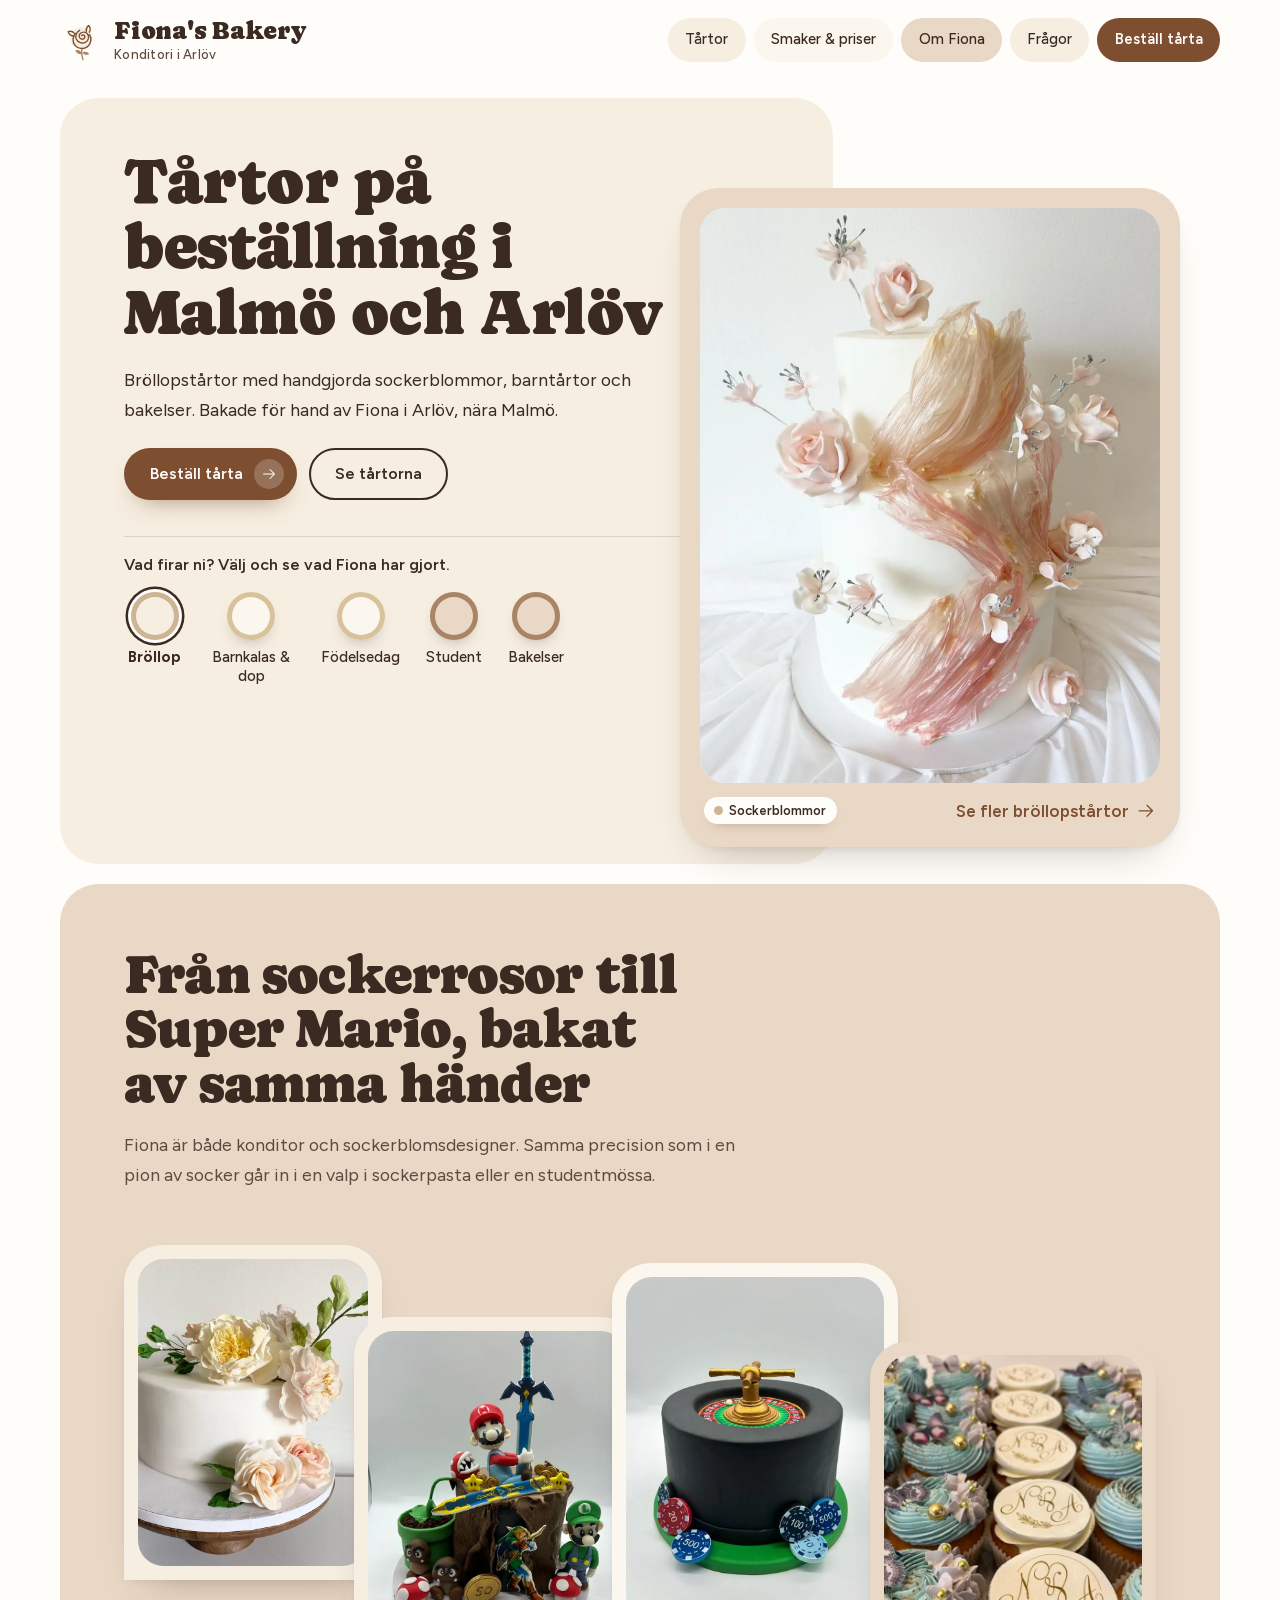
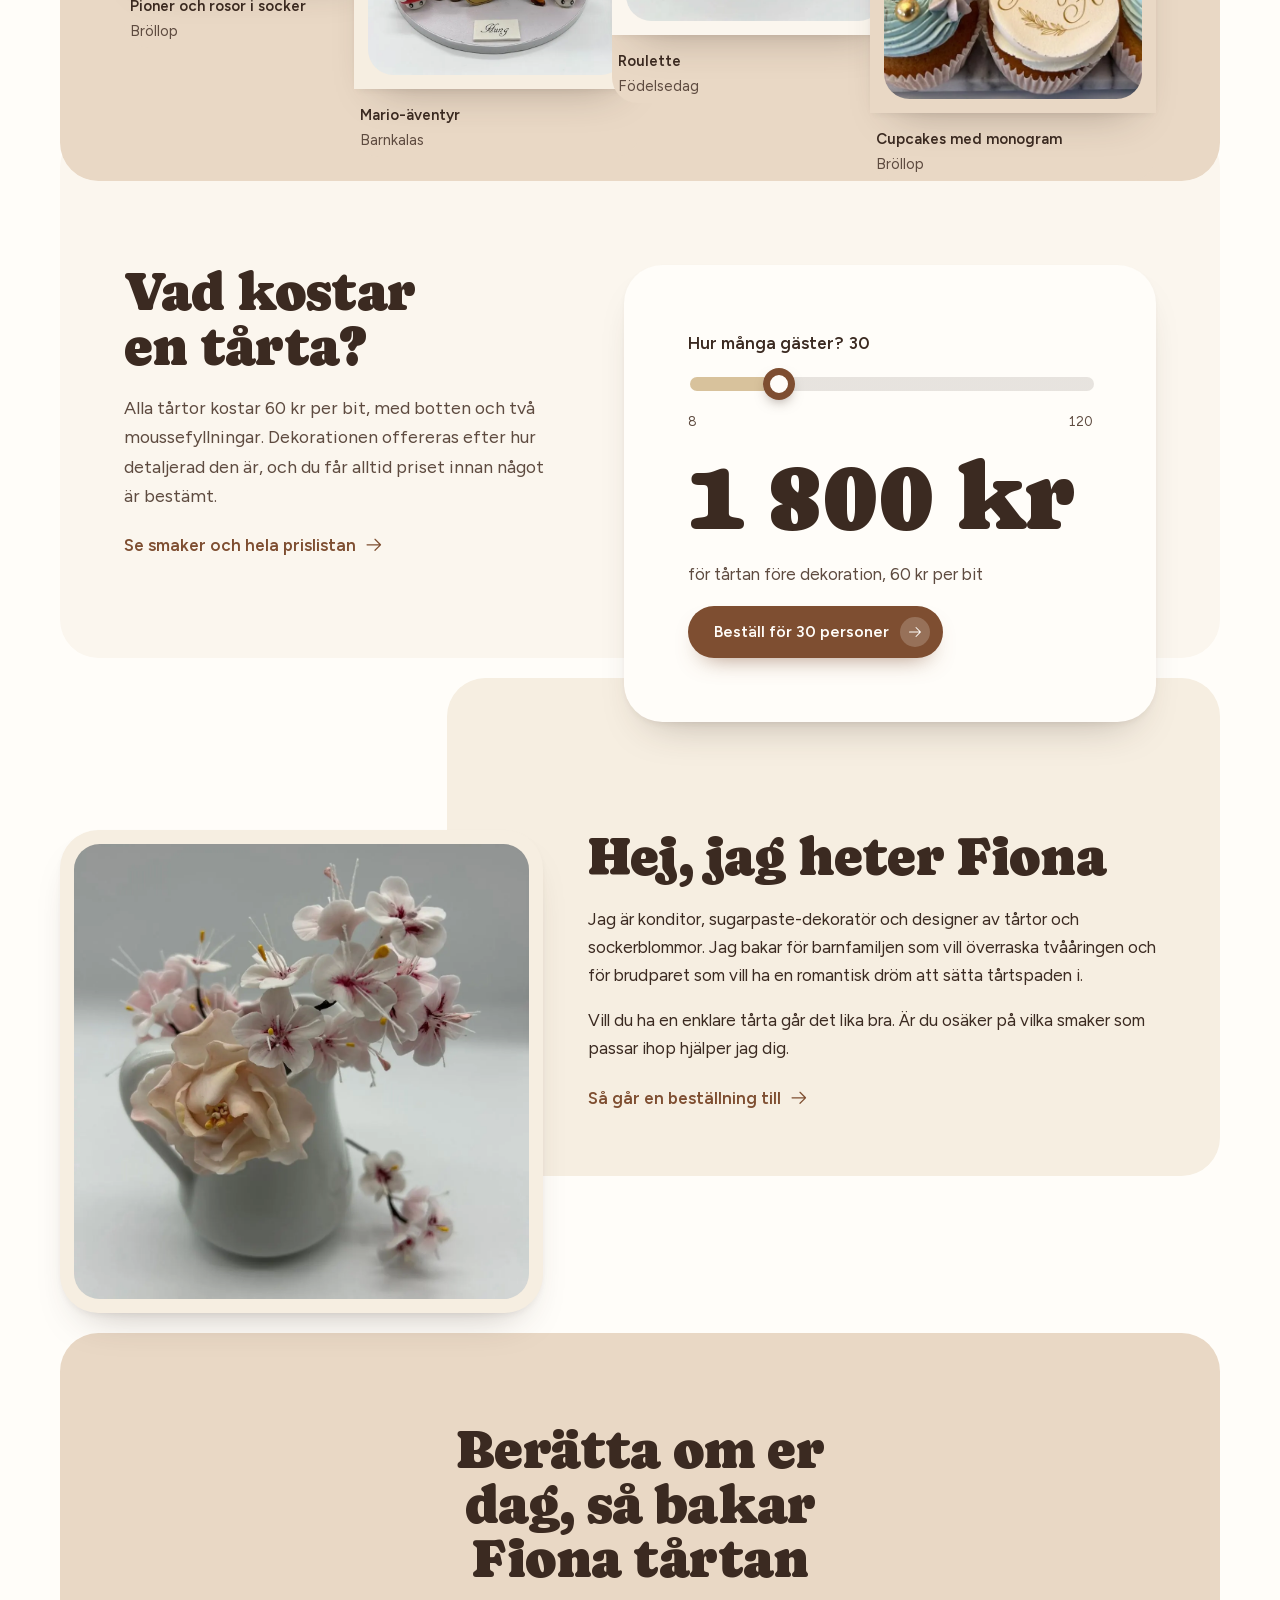
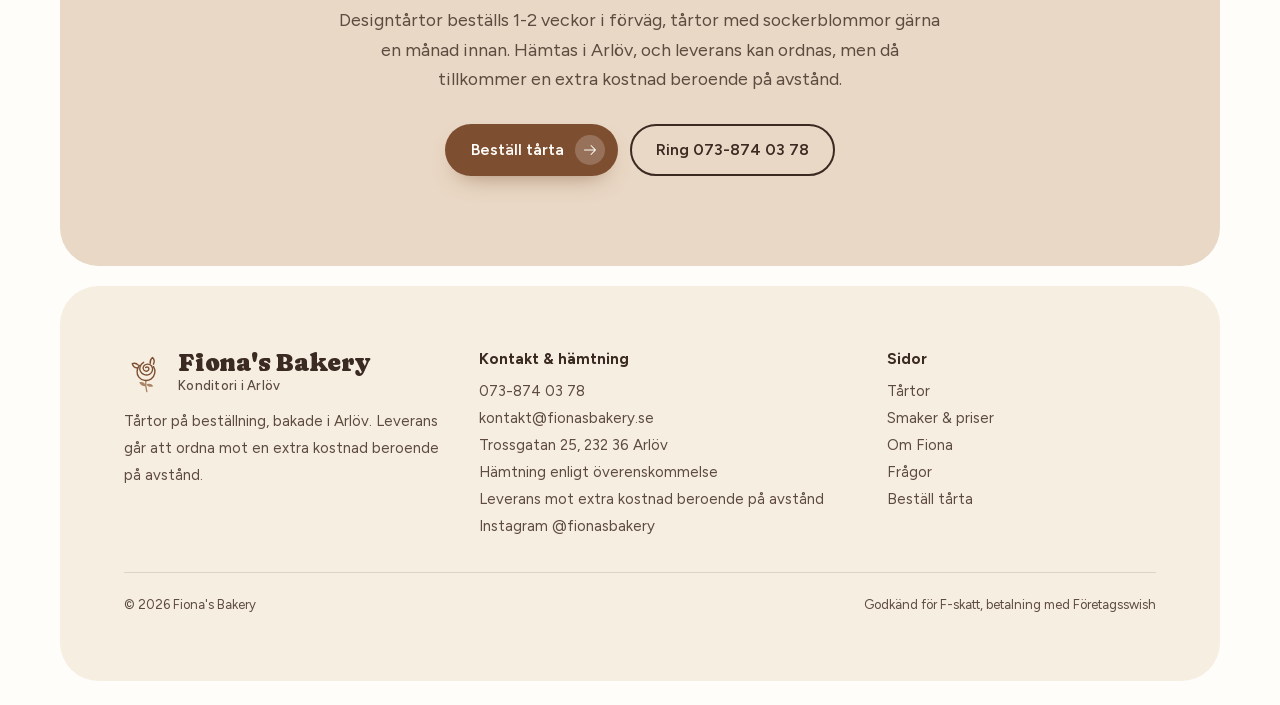
<file: site/index.html>
<!doctype html>
<html lang="sv">
<head>
<meta charset="utf-8">
<meta name="viewport" content="width=device-width, initial-scale=1, viewport-fit=cover">
<title>Tårtor på beställning i Malmö & Arlöv | Fiona's Bakery</title>
<meta name="description" content="Beställ tårta i Malmö och Arlöv. Bröllopstårtor med handgjorda sockerblommor, barntårtor, födelsedagstårtor, studenttårtor och cupcakes med logga. Från 60 kr/bit.">
<link rel="canonical" href="https://fionasbakery.se/">
<meta property="og:type" content="website">
<meta property="og:locale" content="sv_SE">
<meta property="og:site_name" content="Fiona's Bakery">
<meta property="og:title" content="Tårtor på beställning i Malmö & Arlöv | Fiona's Bakery">
<meta property="og:description" content="Beställ tårta i Malmö och Arlöv. Bröllopstårtor med handgjorda sockerblommor, barntårtor, födelsedagstårtor, studenttårtor och cupcakes med logga. Från 60 kr/bit.">
<meta property="og:image" content="https://fionasbakery.se/img/39.jpg">
<meta name="theme-color" content="#F6EEE1">
<link rel="icon" href="data:image/svg+xml,%3Csvg xmlns='http://www.w3.org/2000/svg' viewBox='0 0 64 64'%3E%3Ccircle cx='32' cy='30' r='26' fill='%23F8D8DC'/%3E%3Cpath d='M31.5 25.5c1.8-1.6 4.6-.6 4.7 1.8.1 2.6-3 4.2-5.6 3.2-3.2-1.2-3.6-5.6-1.2-8 3-3 8.4-2.6 10.8.8 2.8 4 1.2 9.8-3.2 12-4.8 2.4-11 .4-13.2-4.4-2.2-4.8 0-10.6 4.8-13M22.4 22.6c-4.2 4.6-4.6 12-.8 16.8 4.2 5.4 12.4 6.6 18 2.6 5.6-4 7-12 3.4-17.8' fill='none' stroke='%23B22A47' stroke-width='3' stroke-linecap='round'/%3E%3C/svg%3E">
<link rel="preload" href="fonts/caprasimo.woff2" as="font" type="font/woff2" crossorigin>
<link rel="stylesheet" href="css/style.css?v=d1317c18">
<script type="application/ld+json">{"@context": "https://schema.org", "@type": "Bakery", "name": "Fiona's Bakery", "description": "Konditori i Arlöv som bakar tårtor på beställning: bröllopstårtor med handgjorda sockerblommor, barntårtor, födelsedagstårtor, studenttårtor, cupcakes och cakepops.", "url": "https://fionasbakery.se/", "telephone": "+46738740378", "email": "kontakt@fionasbakery.se", "image": "https://fionasbakery.se/img/39.jpg", "founder": {"@type": "Person", "name": "Fiona", "jobTitle": "Konditor och sockerblomsdesigner"}, "address": {"@type": "PostalAddress", "streetAddress": "Trossgatan 25", "postalCode": "232 36", "addressLocality": "Arlöv", "addressRegion": "Skåne län", "addressCountry": "SE"}, "priceRange": "60 kr/bit", "paymentAccepted": "Swish", "sameAs": ["https://www.instagram.com/fionasbakery/"]}</script>
</head>
<body>
<a class="skip" href="#main">Hoppa till innehållet</a>
<header class="site-head">
  <div class="wrap head-row">
    <a class="brand" href="index.html" aria-label="Fiona's Bakery, startsida"><svg class="rose-mark" viewBox="0 0 64 64" aria-hidden="true">
  <circle class="bloom" cx="31" cy="29" r="16"/>
  <path class="stem" d="M31.6 44.2c-.4 5.6.2 11.2 1.6 16.4"/>
  <path class="leaf" d="M32.2 52.6c-4.8.4-8.6-2-10-5.8 4.4-1.4 8.6.6 10 5.8zM32.6 50c3.8-1.6 7.8-.6 9.8 2.6-3.6 2-7.8 1-9.8-2.6z"/>
  <path class="petal" d="M31.5 25.5c1.8-1.6 4.6-.6 4.7 1.8.1 2.6-3 4.2-5.6 3.2-3.2-1.2-3.6-5.6-1.2-8 3-3 8.4-2.6 10.8.8 2.8 4 1.2 9.8-3.2 12-4.8 2.4-11 .4-13.2-4.4-2.2-4.8 0-10.6 4.8-13"/>
  <path class="petal" d="M22.4 22.6c-4.2 4.6-4.6 12-.8 16.8 4.2 5.4 12.4 6.6 18 2.6 5.6-4 7-12 3.4-17.8"/>
  <path class="petal" d="M42.8 20.6c1.8-3.6 1-7.4-1.4-9.6-2.6 2.2-3.8 5.4-3.2 8.6M19.6 26.2c-3.8-.4-6.8-3-7.6-6.4 3.2-1 6.6-.2 8.8 2.2"/>
</svg><span><b>Fiona's Bakery</b><small>Konditori i Arlöv</small></span></a>
    <button class="menu-btn" id="menuBtn" aria-expanded="false" aria-controls="tabs"><svg class="icon" aria-hidden="true" focusable="false" xmlns="http://www.w3.org/2000/svg" viewBox="0 0 256 256" fill="currentColor"><path d="M224,128a8,8,0,0,1-8,8H40a8,8,0,0,1,0-16H216A8,8,0,0,1,224,128ZM40,72H216a8,8,0,0,0,0-16H40a8,8,0,0,0,0,16ZM216,184H40a8,8,0,0,0,0,16H216a8,8,0,0,0,0-16Z"/></svg> Meny</button>
    <nav aria-label="Huvudmeny"><ul class="tabs" id="tabs"><li class="c-rose"><a href="tartor.html">Tårtor</a></li><li class="c-butter"><a href="smaker-priser.html">Smaker & priser</a></li><li class="c-pistachio"><a href="om-fiona.html">Om Fiona</a></li><li class="c-rose"><a href="fragor.html">Frågor</a></li><li class="c-rose"><a href="bestall.html" class="tab-order">Beställ tårta</a></li></ul></nav>
  </div>
</header>
<main id="main" tabindex="-1">

<div class="wrap">
  <div class="opening">
    <div class="words slab">
      <h1>Tårtor på beställning i Malmö och Arlöv</h1>
      <p class="lede measure">Bröllopstårtor med handgjorda sockerblommor, barntårtor och bakelser. Bakade för hand av Fiona i Arlöv, nära Malmö.</p>
      <div class="acts">
        <a class="btn btn-gel" href="bestall.html">Beställ tårta <span class="ico"><svg class="icon" aria-hidden="true" focusable="false" xmlns="http://www.w3.org/2000/svg" viewBox="0 0 256 256" fill="currentColor"><path d="M221.66,133.66l-72,72a8,8,0,0,1-11.32-11.32L196.69,136H40a8,8,0,0,1,0-16H196.69L138.34,61.66a8,8,0,0,1,11.32-11.32l72,72A8,8,0,0,1,221.66,133.66Z"/></svg></span></a>
        <a class="btn btn-line" href="tartor.html">Se tårtorna</a>
      </div>
      <div class="picker">
        <h2>Vad firar ni? Välj och se vad Fiona har gjort.</h2>
        <ul class="pots"><li><button type="button" class="pot c-rose" data-occ="brollop" aria-pressed="true"><i></i>Bröllop</button></li><li><button type="button" class="pot c-butter" data-occ="barn" aria-pressed="false"><i></i>Barnkalas & dop</button></li><li><button type="button" class="pot c-butter" data-occ="fest" aria-pressed="false"><i></i>Födelsedag</button></li><li><button type="button" class="pot c-pistachio" data-occ="student" aria-pressed="false"><i></i>Student</button></li><li><button type="button" class="pot c-pistachio" data-occ="bakelser" aria-pressed="false"><i></i>Bakelser</button></li></ul>
      </div>
    </div>
    <figure class="photo slab">
      <div class="frame">
        <img id="heroImg" data-k="39" src="img/39.webp" width="1280" height="1600" alt="Bröllopstårtor: sockerblommor från Fiona's Bakery" fetchpriority="high">
      </div>
      <figcaption class="see"><span class="tag c-rose" id="heroTag">Sockerblommor</span><a class="go" id="heroSee" href="tartor.html" data-filter="brollop"><span>Se fler bröllopstårtor</span><span class="ico"><svg class="icon" aria-hidden="true" focusable="false" xmlns="http://www.w3.org/2000/svg" viewBox="0 0 256 256" fill="currentColor"><path d="M221.66,133.66l-72,72a8,8,0,0,1-11.32-11.32L196.69,136H40a8,8,0,0,1,0-16H196.69L138.34,61.66a8,8,0,0,1,11.32-11.32l72,72A8,8,0,0,1,221.66,133.66Z"/></svg></span></a></figcaption>
    </figure>
  </div>
</div>

<section class="wrap" aria-labelledby="range-h">
 <div class="slab c-pistachio range-slab">
  <div class="range-head">
    <h2 id="range-h">Från sockerrosor till Super Mario, bakat av samma händer</h2>
    <p class="lede">Fiona är både konditor och sockerblomsdesigner. Samma precision som i en pion av socker går in i en valp i sockerpasta eller en studentmössa.</p>
  </div>
  <div class="range">
    <figure><div class="slab c-rose"><img src="img/02.webp" width="1000" height="968" alt="Bröllopstårta med pioner och rosor i socker" loading="lazy"></div><figcaption>Pioner och rosor i socker<span>Bröllop</span></figcaption></figure>
    <figure><div class="slab c-rose"><img src="img/16.webp" width="750" height="1000" alt="Barntårta med Mario-figurer i sockerpasta" loading="lazy"></div><figcaption>Mario-äventyr<span>Barnkalas</span></figcaption></figure>
    <figure><div class="slab c-butter"><img src="img/40.webp" width="800" height="1000" alt="Födelsedagstårta formad som ett roulettebord" loading="lazy"></div><figcaption>Roulette<span>Födelsedag</span></figcaption></figure>
    <figure><div class="slab c-pistachio"><img src="img/07.webp" width="1000" height="750" alt="Cupcakes med monogram till bröllop" loading="lazy"></div><figcaption>Cupcakes med monogram<span>Bröllop</span></figcaption></figure>
  </div>
 </div>
</section>

<section class="wrap" aria-labelledby="calc-h">
 <div class="slab c-butter calc">
  <div>
    <h2 id="calc-h">Vad kostar en tårta?</h2>
    <p class="lede measure" style="margin-top:18px">Alla tårtor kostar 60 kr per bit, med botten och två moussefyllningar. Dekorationen offereras efter hur detaljerad den är, och du får alltid priset innan något är bestämt.</p>
    <p style="margin-top:20px"><a class="go" href="smaker-priser.html">Se smaker och hela prislistan <span class="ico"><svg class="icon" aria-hidden="true" focusable="false" xmlns="http://www.w3.org/2000/svg" viewBox="0 0 256 256" fill="currentColor"><path d="M221.66,133.66l-72,72a8,8,0,0,1-11.32-11.32L196.69,136H40a8,8,0,0,1,0-16H196.69L138.34,61.66a8,8,0,0,1,11.32-11.32l72,72A8,8,0,0,1,221.66,133.66Z"/></svg></span></a></p>
  </div>
  <div class="slab c-sugar lift meter">
    <label for="guests">Hur många gäster? <span class="num" id="guestsN">30</span></label>
    <input type="range" id="guests" min="8" max="120" step="1" value="30">
    <div class="scale num"><span>8</span><span>120</span></div>
    <div class="big" id="guestsKr" data-v="1800" aria-live="polite">1 800 kr</div>
    <p class="per">för tårtan före dekoration, 60 kr per bit</p>
    <div><a class="btn btn-gel" id="guestsGo" href="bestall.html"><span>Beställ för 30 personer</span> <span class="ico"><svg class="icon" aria-hidden="true" focusable="false" xmlns="http://www.w3.org/2000/svg" viewBox="0 0 256 256" fill="currentColor"><path d="M221.66,133.66l-72,72a8,8,0,0,1-11.32-11.32L196.69,136H40a8,8,0,0,1,0-16H196.69L138.34,61.66a8,8,0,0,1,11.32-11.32l72,72A8,8,0,0,1,221.66,133.66Z"/></svg></span></a></div>
  </div>
 </div>
</section>

<section class="wrap meet" aria-labelledby="meet-h">
  <div class="slab c-rose words">
    <h2 id="meet-h">Hej, jag heter Fiona</h2>
    <p class="measure">Jag är konditor, sugarpaste-dekoratör och designer av tårtor och sockerblommor. Jag bakar för barnfamiljen som vill överraska tvååringen och för brudparet som vill ha en romantisk dröm att sätta tårtspaden i.</p>
    <p class="measure">Vill du ha en enklare tårta går det lika bra. Är du osäker på vilka smaker som passar ihop hjälper jag dig.</p>
    <a class="go" href="om-fiona.html">Så går en beställning till <span class="ico"><svg class="icon" aria-hidden="true" focusable="false" xmlns="http://www.w3.org/2000/svg" viewBox="0 0 256 256" fill="currentColor"><path d="M221.66,133.66l-72,72a8,8,0,0,1-11.32-11.32L196.69,136H40a8,8,0,0,1,0-16H196.69L138.34,61.66a8,8,0,0,1,11.32-11.32l72,72A8,8,0,0,1,221.66,133.66Z"/></svg></span></a>
  </div>
  <div class="photo slab c-rose"><img src="img/13.webp" width="1200" height="1600" alt="Körsbärsgren och ros formade i socker av Fiona" loading="lazy"></div>
</section>

<section class="wrap close" aria-labelledby="close-h">
  <div class="slab c-pistachio">
    <h2 id="close-h">Berätta om er dag, så bakar Fiona tårtan</h2>
    <p class="lede">Designtårtor beställs 1-2 veckor i förväg, tårtor med sockerblommor gärna en månad innan. Hämtas i Arlöv, och leverans kan ordnas, men då tillkommer en extra kostnad beroende på avstånd.</p>
    <div class="acts"><a class="btn btn-gel" href="bestall.html">Beställ tårta <span class="ico"><svg class="icon" aria-hidden="true" focusable="false" xmlns="http://www.w3.org/2000/svg" viewBox="0 0 256 256" fill="currentColor"><path d="M221.66,133.66l-72,72a8,8,0,0,1-11.32-11.32L196.69,136H40a8,8,0,0,1,0-16H196.69L138.34,61.66a8,8,0,0,1,11.32-11.32l72,72A8,8,0,0,1,221.66,133.66Z"/></svg></span></a><a class="btn btn-line" href="tel:+46738740378">Ring 073-874 03 78</a></div>
  </div>
</section>

</main>
<footer class="wrap site-foot">
  <div class="slab">
    <div>
      <a class="brand" href="index.html"><svg class="rose-mark" viewBox="0 0 64 64" aria-hidden="true">
  <circle class="bloom" cx="31" cy="29" r="16"/>
  <path class="stem" d="M31.6 44.2c-.4 5.6.2 11.2 1.6 16.4"/>
  <path class="leaf" d="M32.2 52.6c-4.8.4-8.6-2-10-5.8 4.4-1.4 8.6.6 10 5.8zM32.6 50c3.8-1.6 7.8-.6 9.8 2.6-3.6 2-7.8 1-9.8-2.6z"/>
  <path class="petal" d="M31.5 25.5c1.8-1.6 4.6-.6 4.7 1.8.1 2.6-3 4.2-5.6 3.2-3.2-1.2-3.6-5.6-1.2-8 3-3 8.4-2.6 10.8.8 2.8 4 1.2 9.8-3.2 12-4.8 2.4-11 .4-13.2-4.4-2.2-4.8 0-10.6 4.8-13"/>
  <path class="petal" d="M22.4 22.6c-4.2 4.6-4.6 12-.8 16.8 4.2 5.4 12.4 6.6 18 2.6 5.6-4 7-12 3.4-17.8"/>
  <path class="petal" d="M42.8 20.6c1.8-3.6 1-7.4-1.4-9.6-2.6 2.2-3.8 5.4-3.2 8.6M19.6 26.2c-3.8-.4-6.8-3-7.6-6.4 3.2-1 6.6-.2 8.8 2.2"/>
</svg><span><b>Fiona's Bakery</b><small>Konditori i Arlöv</small></span></a>
      <p style="margin-top:14px;max-width:26em">Tårtor på beställning, bakade i Arlöv. Leverans går att ordna mot en extra kostnad beroende på avstånd.</p>
    </div>
    <div><h2>Kontakt &amp; hämtning</h2><p><a href="tel:+46738740378">073-874 03 78</a><br><a href="mailto:kontakt@fionasbakery.se">kontakt@fionasbakery.se</a><br>Trossgatan 25, 232 36 Arlöv<br>Hämtning enligt överenskommelse<br>Leverans mot extra kostnad beroende på avstånd<br><a href="https://www.instagram.com/fionasbakery/" rel="noopener" target="_blank">Instagram @fionasbakery</a></p></div>
    <div><h2>Sidor</h2><p><a href="tartor.html">Tårtor</a><br><a href="smaker-priser.html">Smaker & priser</a><br><a href="om-fiona.html">Om Fiona</a><br><a href="fragor.html">Frågor</a><br><a href="bestall.html">Beställ tårta</a></p></div>
    <p class="fine"><span>© 2026 Fiona's Bakery</span><span>Godkänd för F-skatt, betalning med Företagsswish</span></p>
  </div>
</footer>
<script src="js/main.js?v=3b0f4ccd" defer></script>
</body>
</html>
</file>
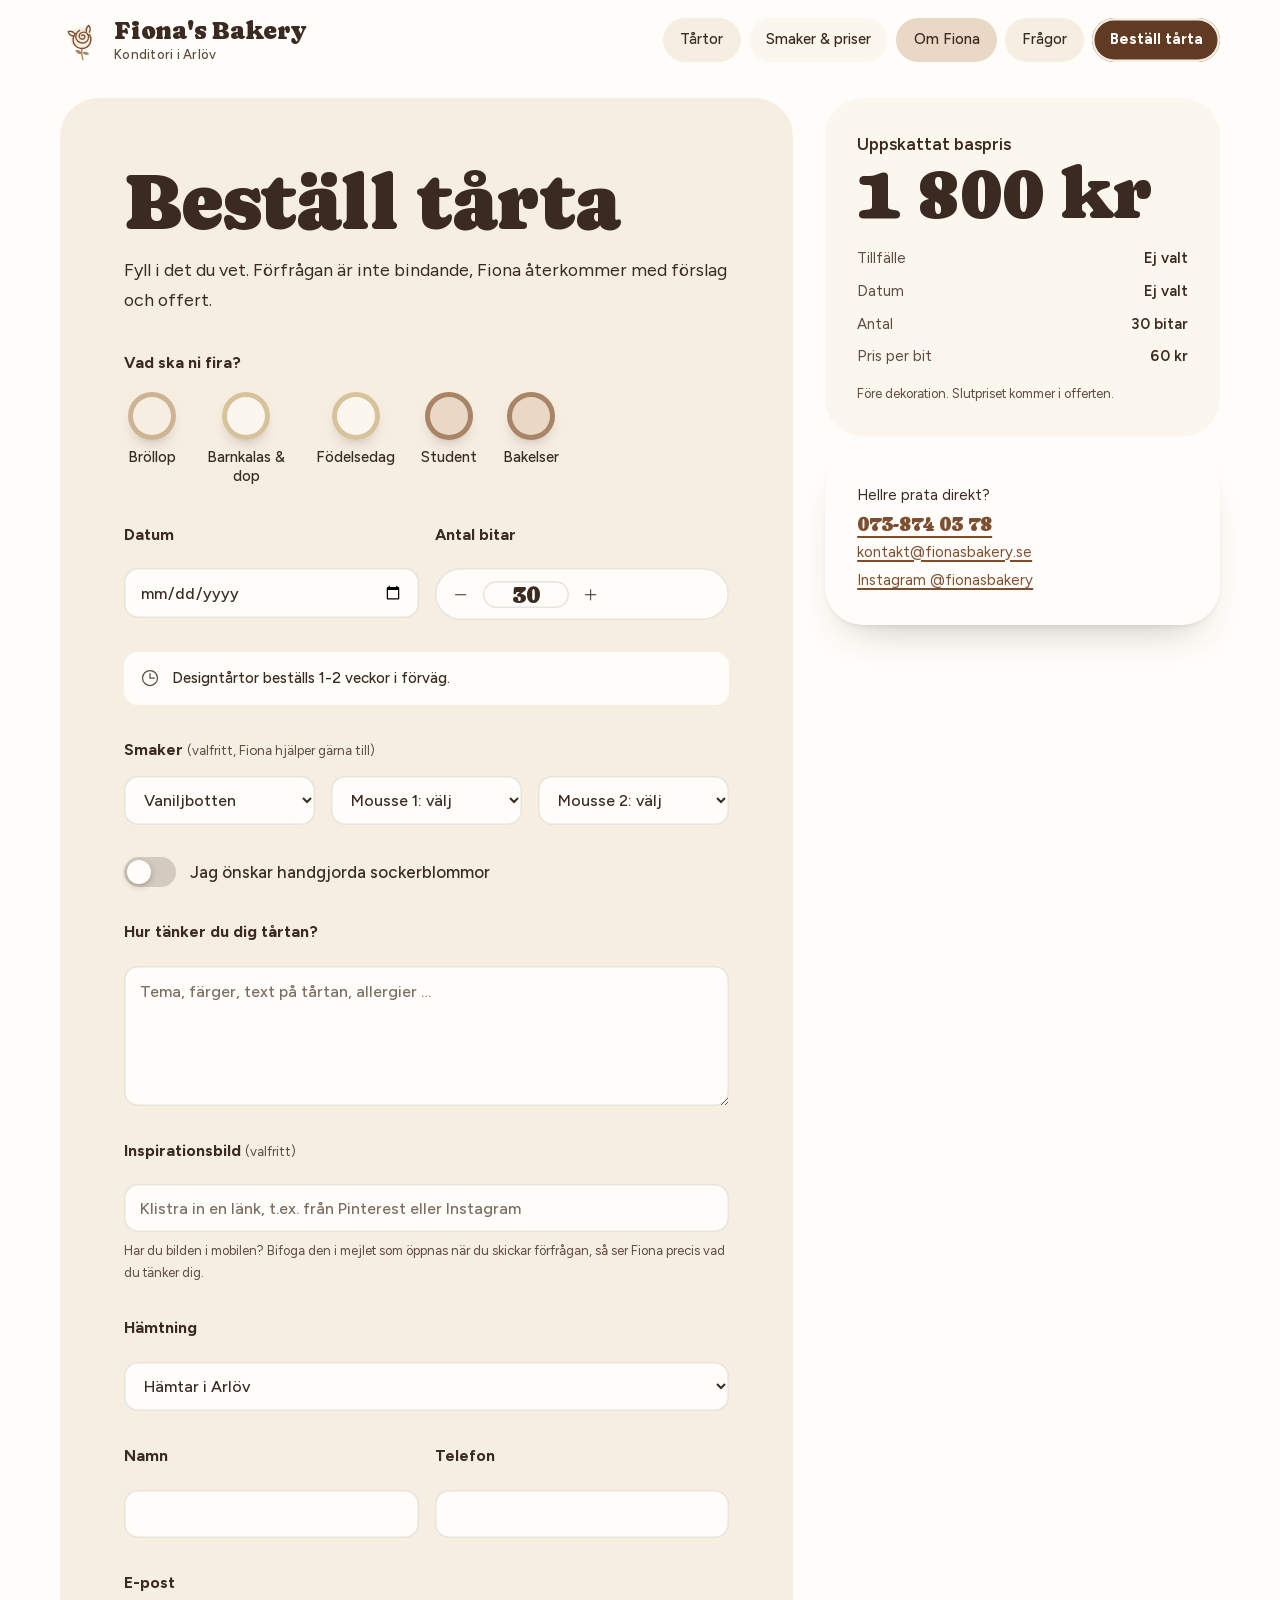
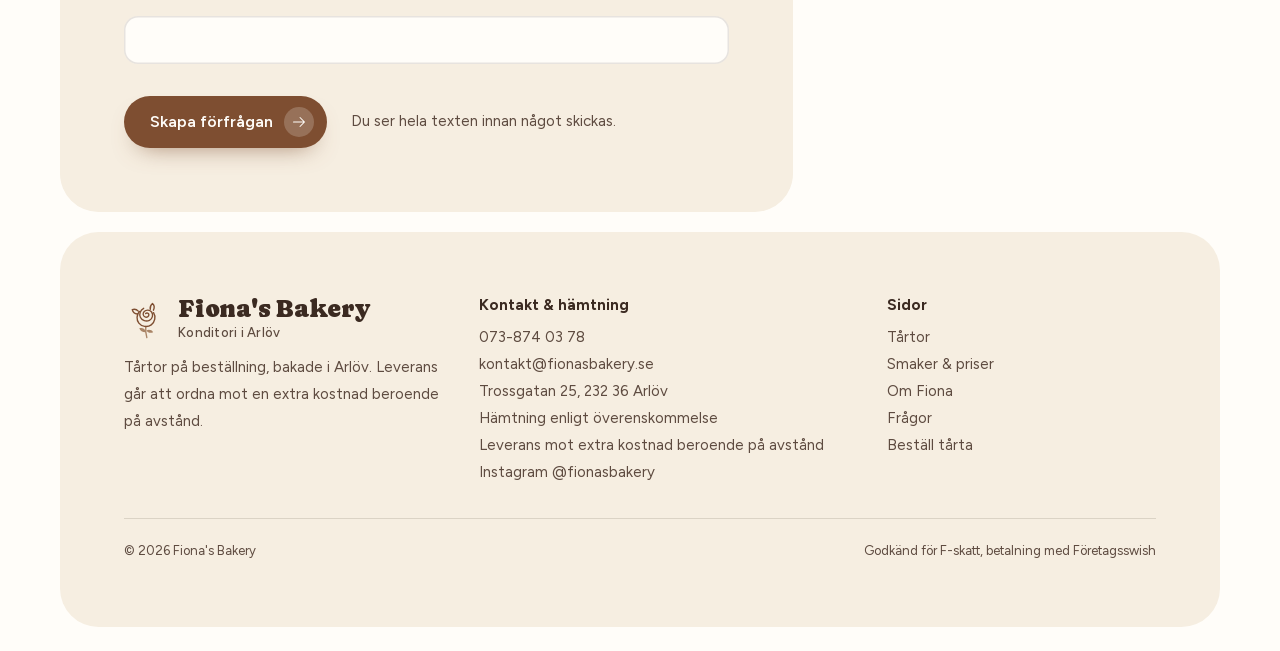
<file: site/bestall.html>
<!doctype html>
<html lang="sv">
<head>
<meta charset="utf-8">
<meta name="viewport" content="width=device-width, initial-scale=1, viewport-fit=cover">
<title>Beställ tårta: Malmö, Lund & Arlöv | Fiona's Bakery</title>
<meta name="description" content="Skicka en tårtförfrågan till Fiona's Bakery. Välj tillfälle, datum, antal bitar och smaker och se ett uppskattat pris direkt.">
<link rel="canonical" href="https://fionasbakery.se/bestall.html">
<meta property="og:type" content="website">
<meta property="og:locale" content="sv_SE">
<meta property="og:site_name" content="Fiona's Bakery">
<meta property="og:title" content="Beställ tårta: Malmö, Lund & Arlöv | Fiona's Bakery">
<meta property="og:description" content="Skicka en tårtförfrågan till Fiona's Bakery. Välj tillfälle, datum, antal bitar och smaker och se ett uppskattat pris direkt.">
<meta property="og:image" content="https://fionasbakery.se/img/39.jpg">
<meta name="theme-color" content="#F6EEE1">
<link rel="icon" href="data:image/svg+xml,%3Csvg xmlns='http://www.w3.org/2000/svg' viewBox='0 0 64 64'%3E%3Ccircle cx='32' cy='30' r='26' fill='%23F8D8DC'/%3E%3Cpath d='M31.5 25.5c1.8-1.6 4.6-.6 4.7 1.8.1 2.6-3 4.2-5.6 3.2-3.2-1.2-3.6-5.6-1.2-8 3-3 8.4-2.6 10.8.8 2.8 4 1.2 9.8-3.2 12-4.8 2.4-11 .4-13.2-4.4-2.2-4.8 0-10.6 4.8-13M22.4 22.6c-4.2 4.6-4.6 12-.8 16.8 4.2 5.4 12.4 6.6 18 2.6 5.6-4 7-12 3.4-17.8' fill='none' stroke='%23B22A47' stroke-width='3' stroke-linecap='round'/%3E%3C/svg%3E">
<link rel="preload" href="fonts/caprasimo.woff2" as="font" type="font/woff2" crossorigin>
<link rel="stylesheet" href="css/style.css?v=d1317c18">

</head>
<body>
<a class="skip" href="#main">Hoppa till innehållet</a>
<header class="site-head">
  <div class="wrap head-row">
    <a class="brand" href="index.html" aria-label="Fiona's Bakery, startsida"><svg class="rose-mark" viewBox="0 0 64 64" aria-hidden="true">
  <circle class="bloom" cx="31" cy="29" r="16"/>
  <path class="stem" d="M31.6 44.2c-.4 5.6.2 11.2 1.6 16.4"/>
  <path class="leaf" d="M32.2 52.6c-4.8.4-8.6-2-10-5.8 4.4-1.4 8.6.6 10 5.8zM32.6 50c3.8-1.6 7.8-.6 9.8 2.6-3.6 2-7.8 1-9.8-2.6z"/>
  <path class="petal" d="M31.5 25.5c1.8-1.6 4.6-.6 4.7 1.8.1 2.6-3 4.2-5.6 3.2-3.2-1.2-3.6-5.6-1.2-8 3-3 8.4-2.6 10.8.8 2.8 4 1.2 9.8-3.2 12-4.8 2.4-11 .4-13.2-4.4-2.2-4.8 0-10.6 4.8-13"/>
  <path class="petal" d="M22.4 22.6c-4.2 4.6-4.6 12-.8 16.8 4.2 5.4 12.4 6.6 18 2.6 5.6-4 7-12 3.4-17.8"/>
  <path class="petal" d="M42.8 20.6c1.8-3.6 1-7.4-1.4-9.6-2.6 2.2-3.8 5.4-3.2 8.6M19.6 26.2c-3.8-.4-6.8-3-7.6-6.4 3.2-1 6.6-.2 8.8 2.2"/>
</svg><span><b>Fiona's Bakery</b><small>Konditori i Arlöv</small></span></a>
    <button class="menu-btn" id="menuBtn" aria-expanded="false" aria-controls="tabs"><svg class="icon" aria-hidden="true" focusable="false" xmlns="http://www.w3.org/2000/svg" viewBox="0 0 256 256" fill="currentColor"><path d="M224,128a8,8,0,0,1-8,8H40a8,8,0,0,1,0-16H216A8,8,0,0,1,224,128ZM40,72H216a8,8,0,0,0,0-16H40a8,8,0,0,0,0,16ZM216,184H40a8,8,0,0,0,0,16H216a8,8,0,0,0,0-16Z"/></svg> Meny</button>
    <nav aria-label="Huvudmeny"><ul class="tabs" id="tabs"><li class="c-rose"><a href="tartor.html">Tårtor</a></li><li class="c-butter"><a href="smaker-priser.html">Smaker & priser</a></li><li class="c-pistachio"><a href="om-fiona.html">Om Fiona</a></li><li class="c-rose"><a href="fragor.html">Frågor</a></li><li class="c-rose"><a href="bestall.html" aria-current="page" class="tab-order">Beställ tårta</a></li></ul></nav>
  </div>
</header>
<main id="main" tabindex="-1">

<div class="order-page"><div class="wrap order">
  <div class="slab order-card" id="orderCard">
    <h1>Beställ tårta</h1>
    <p class="lede measure">Fyll i det du vet. Förfrågan är inte bindande, Fiona återkommer med förslag och offert.</p>
    <form id="orderForm" novalidate>
      <fieldset class="fs field" id="w-occ">
        <legend>Vad ska ni fira?</legend>
        <ul class="pots"><li><label class="pot c-rose"><input type="radio" name="occ" value="brollop"><i></i>Bröllop</label></li><li><label class="pot c-butter"><input type="radio" name="occ" value="barn"><i></i>Barnkalas & dop</label></li><li><label class="pot c-butter"><input type="radio" name="occ" value="fest"><i></i>Födelsedag</label></li><li><label class="pot c-pistachio"><input type="radio" name="occ" value="student"><i></i>Student</label></li><li><label class="pot c-pistachio"><input type="radio" name="occ" value="bakelser"><i></i>Bakelser</label></li></ul>
      </fieldset>
      <div class="fs row2">
        <div class="field" id="w-date">
          <label class="lbl" for="date">Datum</label>
          <input type="date" id="date" aria-required="true" aria-describedby="errors">
        </div>
        <div class="field" id="w-servings">
          <label class="lbl" for="servings">Antal bitar</label>
          <div class="stepper">
            <button type="button" data-d="-1" aria-label="En bit färre"><svg class="icon" aria-hidden="true" focusable="false" xmlns="http://www.w3.org/2000/svg" viewBox="0 0 256 256" fill="currentColor"><path d="M224,128a8,8,0,0,1-8,8H40a8,8,0,0,1,0-16H216A8,8,0,0,1,224,128Z"/></svg></button>
            <input type="number" id="servings" min="8" max="400" value="30" inputmode="numeric" aria-required="true" aria-describedby="errors">
            <button type="button" data-d="1" aria-label="En bit fler"><svg class="icon" aria-hidden="true" focusable="false" xmlns="http://www.w3.org/2000/svg" viewBox="0 0 256 256" fill="currentColor"><path d="M224,128a8,8,0,0,1-8,8H136v80a8,8,0,0,1-16,0V136H40a8,8,0,0,1,0-16h80V40a8,8,0,0,1,16,0v80h80A8,8,0,0,1,224,128Z"/></svg></button>
          </div>
        </div>
      </div>
      <div class="band" id="band" role="status"><svg class="icon" aria-hidden="true" focusable="false" xmlns="http://www.w3.org/2000/svg" viewBox="0 0 256 256" fill="currentColor"><path d="M128,24A104,104,0,1,0,232,128,104.11,104.11,0,0,0,128,24Zm0,192a88,88,0,1,1,88-88A88.1,88.1,0,0,1,128,216Zm64-88a8,8,0,0,1-8,8H128a8,8,0,0,1-8-8V72a8,8,0,0,1,16,0v48h48A8,8,0,0,1,192,128Z"/></svg><span id="bandText">Designtårtor beställs 1-2 veckor i förväg.</span></div>
      <div class="fs" style="margin-top:clamp(24px,3vw,32px)">
        <span class="lbl">Smaker <small>(valfritt, Fiona hjälper gärna till)</small></span>
        <div class="row2" style="grid-template-columns:repeat(auto-fit,minmax(180px,1fr))">
          <div class="field"><label for="base" class="sr">Botten</label><select id="base"><option value="Vanilj">Vaniljbotten</option><option value="Choklad">Chokladbotten</option></select></div>
          <div class="field"><label for="m1" class="sr">Mousse 1</label><select id="m1"><option value="">Mousse 1: välj</option><option value="Blåbär">Blåbär</option><option value="Hallon">Hallon</option><option value="Mango">Mango</option><option value="Passion">Passion</option><option value="Skogsbär">Skogsbär</option><option value="Jordgubb">Jordgubb</option><option value="Jordgubb & rabarber">Jordgubb & rabarber</option><option value="Pistage">Pistage (+5 kr/bit)</option></select></div>
          <div class="field"><label for="m2" class="sr">Mousse 2</label><select id="m2"><option value="">Mousse 2: välj</option><option value="Vit choklad">Vit choklad</option><option value="Mjölkchoklad">Mjölkchoklad</option><option value="Mörk choklad">Mörk choklad</option><option value="Pannacotta">Pannacotta</option><option value="Citron">Citron</option><option value="Nougat">Nougat (+5 kr/bit)</option></select></div>
        </div>
      </div>
      <div class="fs"><label class="toggle"><input type="checkbox" id="flowers"><i></i>Jag önskar handgjorda sockerblommor</label></div>
      <div class="fs field" id="w-wish">
        <label class="lbl" for="wish">Hur tänker du dig tårtan?</label>
        <textarea id="wish" aria-required="true" aria-describedby="errors" placeholder="Tema, färger, text på tårtan, allergier …"></textarea>
      </div>
      <div class="fs field">
        <label class="lbl" for="inspo">Inspirationsbild <small>(valfritt)</small></label>
        <input type="url" id="inspo" inputmode="url" placeholder="Klistra in en länk, t.ex. från Pinterest eller Instagram">
        <p class="fine-note" style="margin-top:0">Har du bilden i mobilen? Bifoga den i mejlet som öppnas när du skickar förfrågan, så ser Fiona precis vad du tänker dig.</p>
      </div>
      <div class="fs field">
        <label class="lbl" for="pickup">Hämtning</label>
        <select id="pickup"><option>Hämtar i Arlöv</option><option>Önskar leverans (extra kostnad beroende på avstånd)</option></select>
      </div>
      <div class="fs row2">
        <div class="field" id="w-name"><label class="lbl" for="name">Namn</label><input id="name" autocomplete="name" aria-required="true" aria-describedby="errors"></div>
        <div class="field" id="w-phone"><label class="lbl" for="phone">Telefon</label><input id="phone" type="tel" autocomplete="tel" aria-required="true" aria-describedby="errors"></div>
      </div>
      <div class="fs field" id="w-email"><label class="lbl" for="email">E-post</label><input id="email" type="email" autocomplete="email" aria-required="true" aria-describedby="errors"></div>
      <div class="errors" id="errors" hidden role="alert"></div>
      <div class="submit-row">
        <button class="btn btn-gel" type="submit">Skapa förfrågan <span class="ico"><svg class="icon" aria-hidden="true" focusable="false" xmlns="http://www.w3.org/2000/svg" viewBox="0 0 256 256" fill="currentColor"><path d="M221.66,133.66l-72,72a8,8,0,0,1-11.32-11.32L196.69,136H40a8,8,0,0,1,0-16H196.69L138.34,61.66a8,8,0,0,1,11.32-11.32l72,72A8,8,0,0,1,221.66,133.66Z"/></svg></span></button>
        <p>Du ser hela texten innan något skickas.</p>
      </div>
    </form>
    <div class="result" id="result" hidden>
      <h2 id="resultHead" tabindex="-1">Din förfrågan är klar</h2>
      <p>Öppna den i ditt e-postprogram, eller kopiera texten och skicka den till kontakt@fionasbakery.se.</p>
      <pre id="resultText"></pre>
      <div class="acts">
        <a class="btn btn-gel" id="mailLink" href="#">Öppna i e-post</a>
        <button class="btn btn-line" type="button" id="copyBtn">Kopiera texten</button>
        <span class="status" id="copyStatus" aria-live="polite"></span>
      </div>
    </div>
  </div>
  <aside class="summary" aria-label="Sammanfattning">
    <div class="slab c-butter">
      <span style="font-weight:600">Uppskattat baspris</span>
      <div class="big" id="estimate" data-v="1800" aria-live="polite">1 800 kr</div>
      <dl class="num">
        <dt>Tillfälle</dt><dd id="sumOcc">Ej valt</dd>
        <dt>Datum</dt><dd id="sumDate">Ej valt</dd>
        <dt>Antal</dt><dd id="sumN">30 bitar</dd>
        <dt>Pris per bit</dt><dd id="sumPer">60 kr</dd>
      </dl>
      <p class="fine-note">Före dekoration. Slutpriset kommer i offerten.</p>
    </div>
    <div class="slab c-sugar lift contact">
      <span>Hellre prata direkt?</span>
      <strong><a href="tel:+46738740378">073-874 03 78</a></strong>
      <a href="mailto:kontakt@fionasbakery.se">kontakt@fionasbakery.se</a>
      <a href="https://www.instagram.com/fionasbakery/" rel="noopener" target="_blank">Instagram @fionasbakery</a>
    </div>
  </aside>
</div>
<div class="mbar" aria-hidden="true"><span>Uppskattat baspris<br><small id="mN">30 bitar</small></span><b id="mEst">1 800 kr</b></div>
</div>

</main>
<footer class="wrap site-foot">
  <div class="slab">
    <div>
      <a class="brand" href="index.html"><svg class="rose-mark" viewBox="0 0 64 64" aria-hidden="true">
  <circle class="bloom" cx="31" cy="29" r="16"/>
  <path class="stem" d="M31.6 44.2c-.4 5.6.2 11.2 1.6 16.4"/>
  <path class="leaf" d="M32.2 52.6c-4.8.4-8.6-2-10-5.8 4.4-1.4 8.6.6 10 5.8zM32.6 50c3.8-1.6 7.8-.6 9.8 2.6-3.6 2-7.8 1-9.8-2.6z"/>
  <path class="petal" d="M31.5 25.5c1.8-1.6 4.6-.6 4.7 1.8.1 2.6-3 4.2-5.6 3.2-3.2-1.2-3.6-5.6-1.2-8 3-3 8.4-2.6 10.8.8 2.8 4 1.2 9.8-3.2 12-4.8 2.4-11 .4-13.2-4.4-2.2-4.8 0-10.6 4.8-13"/>
  <path class="petal" d="M22.4 22.6c-4.2 4.6-4.6 12-.8 16.8 4.2 5.4 12.4 6.6 18 2.6 5.6-4 7-12 3.4-17.8"/>
  <path class="petal" d="M42.8 20.6c1.8-3.6 1-7.4-1.4-9.6-2.6 2.2-3.8 5.4-3.2 8.6M19.6 26.2c-3.8-.4-6.8-3-7.6-6.4 3.2-1 6.6-.2 8.8 2.2"/>
</svg><span><b>Fiona's Bakery</b><small>Konditori i Arlöv</small></span></a>
      <p style="margin-top:14px;max-width:26em">Tårtor på beställning, bakade i Arlöv. Leverans går att ordna mot en extra kostnad beroende på avstånd.</p>
    </div>
    <div><h2>Kontakt &amp; hämtning</h2><p><a href="tel:+46738740378">073-874 03 78</a><br><a href="mailto:kontakt@fionasbakery.se">kontakt@fionasbakery.se</a><br>Trossgatan 25, 232 36 Arlöv<br>Hämtning enligt överenskommelse<br>Leverans mot extra kostnad beroende på avstånd<br><a href="https://www.instagram.com/fionasbakery/" rel="noopener" target="_blank">Instagram @fionasbakery</a></p></div>
    <div><h2>Sidor</h2><p><a href="tartor.html">Tårtor</a><br><a href="smaker-priser.html">Smaker & priser</a><br><a href="om-fiona.html">Om Fiona</a><br><a href="fragor.html">Frågor</a><br><a href="bestall.html">Beställ tårta</a></p></div>
    <p class="fine"><span>© 2026 Fiona's Bakery</span><span>Godkänd för F-skatt, betalning med Företagsswish</span></p>
  </div>
</footer>
<script src="js/main.js?v=3b0f4ccd" defer></script>
</body>
</html>
</file>
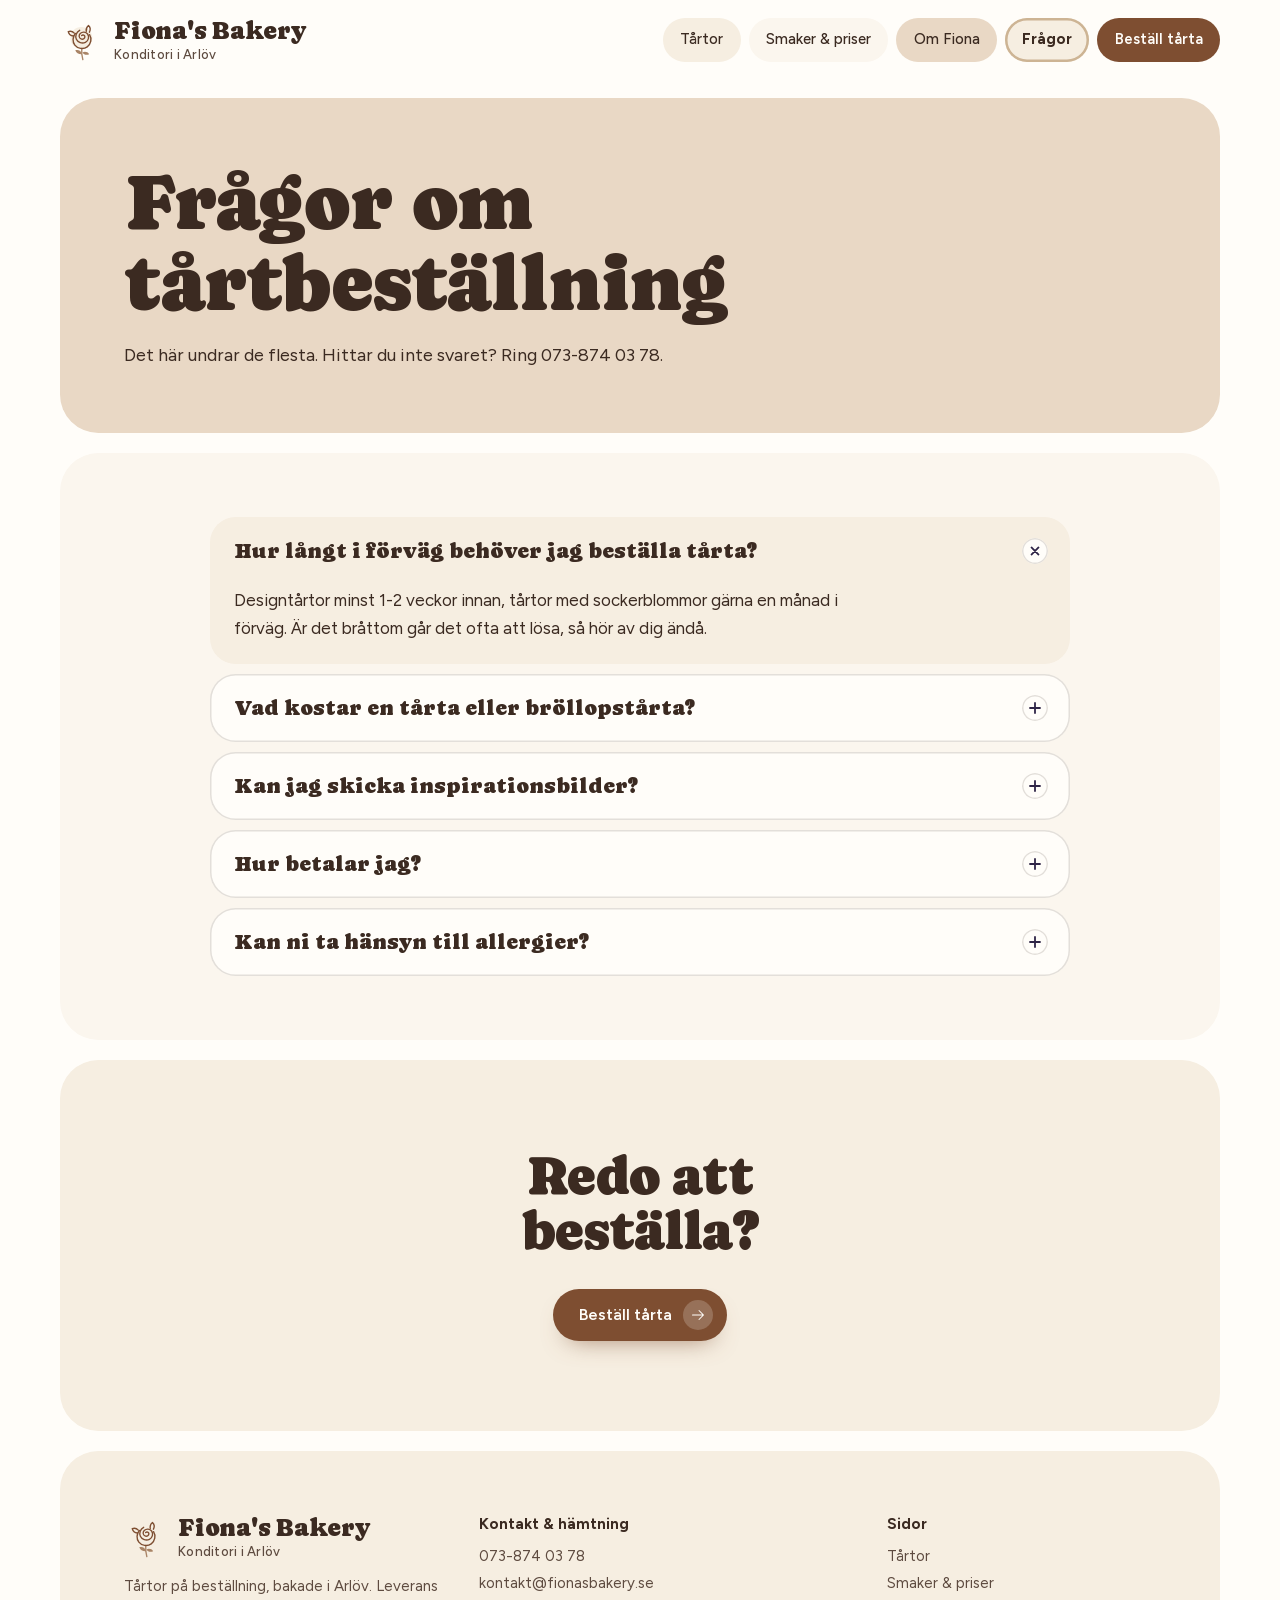
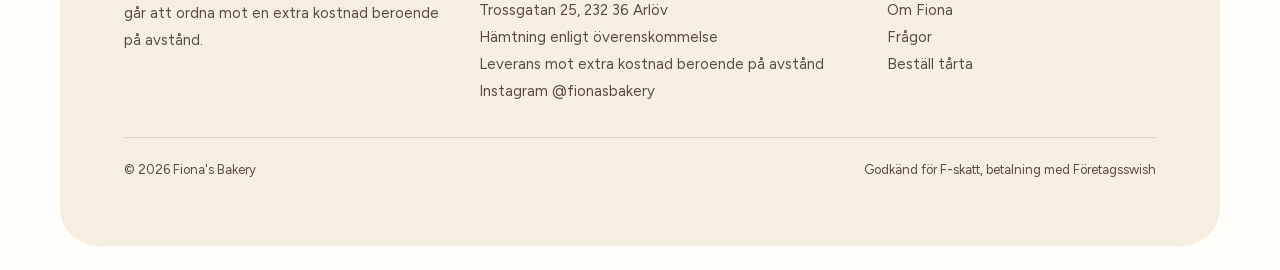
<file: site/fragor.html>
<!doctype html>
<html lang="sv">
<head>
<meta charset="utf-8">
<meta name="viewport" content="width=device-width, initial-scale=1, viewport-fit=cover">
<title>Frågor om tårtbeställning | Fiona's Bakery</title>
<meta name="description" content="Hur långt i förväg beställer man tårta, vad kostar det och var hämtas den? Svar på vanliga frågor om att beställa tårta i Malmö och Arlöv.">
<link rel="canonical" href="https://fionasbakery.se/fragor.html">
<meta property="og:type" content="website">
<meta property="og:locale" content="sv_SE">
<meta property="og:site_name" content="Fiona's Bakery">
<meta property="og:title" content="Frågor om tårtbeställning | Fiona's Bakery">
<meta property="og:description" content="Hur långt i förväg beställer man tårta, vad kostar det och var hämtas den? Svar på vanliga frågor om att beställa tårta i Malmö och Arlöv.">
<meta property="og:image" content="https://fionasbakery.se/img/39.jpg">
<meta name="theme-color" content="#F6EEE1">
<link rel="icon" href="data:image/svg+xml,%3Csvg xmlns='http://www.w3.org/2000/svg' viewBox='0 0 64 64'%3E%3Ccircle cx='32' cy='30' r='26' fill='%23F8D8DC'/%3E%3Cpath d='M31.5 25.5c1.8-1.6 4.6-.6 4.7 1.8.1 2.6-3 4.2-5.6 3.2-3.2-1.2-3.6-5.6-1.2-8 3-3 8.4-2.6 10.8.8 2.8 4 1.2 9.8-3.2 12-4.8 2.4-11 .4-13.2-4.4-2.2-4.8 0-10.6 4.8-13M22.4 22.6c-4.2 4.6-4.6 12-.8 16.8 4.2 5.4 12.4 6.6 18 2.6 5.6-4 7-12 3.4-17.8' fill='none' stroke='%23B22A47' stroke-width='3' stroke-linecap='round'/%3E%3C/svg%3E">
<link rel="preload" href="fonts/caprasimo.woff2" as="font" type="font/woff2" crossorigin>
<link rel="stylesheet" href="css/style.css?v=d1317c18">
<script type="application/ld+json">{"@context": "https://schema.org", "@type": "FAQPage", "mainEntity": [{"@type": "Question", "name": "Hur långt i förväg behöver jag beställa tårta?", "acceptedAnswer": {"@type": "Answer", "text": "Designtårtor minst 1-2 veckor innan, tårtor med sockerblommor gärna en månad i förväg. Är det bråttom går det ofta att lösa, så hör av dig ändå."}}, {"@type": "Question", "name": "Vad kostar en tårta eller bröllopstårta?", "acceptedAnswer": {"@type": "Answer", "text": "Grundpriset är 60 kr per bit. Pistage- eller nougatmousse kostar 5 kr extra per bit. Dekorationen prissätts efter antal detaljer och hur avancerade de är, och du får alltid en offert först."}}, {"@type": "Question", "name": "Kan jag skicka inspirationsbilder?", "acceptedAnswer": {"@type": "Answer", "text": "Ja, gärna. Skicka först din förfrågan. När Fiona svarar kan du bifoga bilder på hur du vill att tårtan ska se ut."}}, {"@type": "Question", "name": "Hur betalar jag?", "acceptedAnswer": {"@type": "Answer", "text": "Med Företagsswish. Fiona's Bakery är godkänt för F-skatt, vilket gör det enkelt för företag att beställa."}}, {"@type": "Question", "name": "Kan ni ta hänsyn till allergier?", "acceptedAnswer": {"@type": "Answer", "text": "Skriv om allergier och specialkost i förfrågan, så berättar Fiona vilka alternativ som går att göra."}}]}</script>
</head>
<body>
<a class="skip" href="#main">Hoppa till innehållet</a>
<header class="site-head">
  <div class="wrap head-row">
    <a class="brand" href="index.html" aria-label="Fiona's Bakery, startsida"><svg class="rose-mark" viewBox="0 0 64 64" aria-hidden="true">
  <circle class="bloom" cx="31" cy="29" r="16"/>
  <path class="stem" d="M31.6 44.2c-.4 5.6.2 11.2 1.6 16.4"/>
  <path class="leaf" d="M32.2 52.6c-4.8.4-8.6-2-10-5.8 4.4-1.4 8.6.6 10 5.8zM32.6 50c3.8-1.6 7.8-.6 9.8 2.6-3.6 2-7.8 1-9.8-2.6z"/>
  <path class="petal" d="M31.5 25.5c1.8-1.6 4.6-.6 4.7 1.8.1 2.6-3 4.2-5.6 3.2-3.2-1.2-3.6-5.6-1.2-8 3-3 8.4-2.6 10.8.8 2.8 4 1.2 9.8-3.2 12-4.8 2.4-11 .4-13.2-4.4-2.2-4.8 0-10.6 4.8-13"/>
  <path class="petal" d="M22.4 22.6c-4.2 4.6-4.6 12-.8 16.8 4.2 5.4 12.4 6.6 18 2.6 5.6-4 7-12 3.4-17.8"/>
  <path class="petal" d="M42.8 20.6c1.8-3.6 1-7.4-1.4-9.6-2.6 2.2-3.8 5.4-3.2 8.6M19.6 26.2c-3.8-.4-6.8-3-7.6-6.4 3.2-1 6.6-.2 8.8 2.2"/>
</svg><span><b>Fiona's Bakery</b><small>Konditori i Arlöv</small></span></a>
    <button class="menu-btn" id="menuBtn" aria-expanded="false" aria-controls="tabs"><svg class="icon" aria-hidden="true" focusable="false" xmlns="http://www.w3.org/2000/svg" viewBox="0 0 256 256" fill="currentColor"><path d="M224,128a8,8,0,0,1-8,8H40a8,8,0,0,1,0-16H216A8,8,0,0,1,224,128ZM40,72H216a8,8,0,0,0,0-16H40a8,8,0,0,0,0,16ZM216,184H40a8,8,0,0,0,0,16H216a8,8,0,0,0,0-16Z"/></svg> Meny</button>
    <nav aria-label="Huvudmeny"><ul class="tabs" id="tabs"><li class="c-rose"><a href="tartor.html">Tårtor</a></li><li class="c-butter"><a href="smaker-priser.html">Smaker & priser</a></li><li class="c-pistachio"><a href="om-fiona.html">Om Fiona</a></li><li class="c-rose"><a href="fragor.html" aria-current="page">Frågor</a></li><li class="c-rose"><a href="bestall.html" class="tab-order">Beställ tårta</a></li></ul></nav>
  </div>
</header>
<main id="main" tabindex="-1">

<div class="wrap page-head">
  <div class="slab c-pistachio">
    <div>
      <h1>Frågor om tårtbeställning</h1>
      <p class="lede measure" style="margin-top:16px">Det här undrar de flesta. Hittar du inte svaret? Ring 073-874 03 78.</p>
    </div>
  </div>
</div>
<section class="wrap"><div class="slab c-butter"><div class="faq">
<details class="c-rose" open><summary>Hur långt i förväg behöver jag beställa tårta?</summary><p>Designtårtor minst 1-2 veckor innan, tårtor med sockerblommor gärna en månad i förväg. Är det bråttom går det ofta att lösa, så hör av dig ändå.</p></details><details class="c-butter"><summary>Vad kostar en tårta eller bröllopstårta?</summary><p>Grundpriset är 60 kr per bit. Pistage- eller nougatmousse kostar 5 kr extra per bit. Dekorationen prissätts efter antal detaljer och hur avancerade de är, och du får alltid en offert först.</p></details><details class="c-pistachio"><summary>Kan jag skicka inspirationsbilder?</summary><p>Ja, gärna. Skicka först din förfrågan. När Fiona svarar kan du bifoga bilder på hur du vill att tårtan ska se ut.</p></details><details class="c-butter"><summary>Hur betalar jag?</summary><p>Med Företagsswish. Fiona's Bakery är godkänt för F-skatt, vilket gör det enkelt för företag att beställa.</p></details><details class="c-rose"><summary>Kan ni ta hänsyn till allergier?</summary><p>Skriv om allergier och specialkost i förfrågan, så berättar Fiona vilka alternativ som går att göra.</p></details>
</div></div></section>
<section class="wrap close"><div class="slab c-rose"><h2>Redo att beställa?</h2><div class="acts"><a class="btn btn-gel" href="bestall.html">Beställ tårta <span class="ico"><svg class="icon" aria-hidden="true" focusable="false" xmlns="http://www.w3.org/2000/svg" viewBox="0 0 256 256" fill="currentColor"><path d="M221.66,133.66l-72,72a8,8,0,0,1-11.32-11.32L196.69,136H40a8,8,0,0,1,0-16H196.69L138.34,61.66a8,8,0,0,1,11.32-11.32l72,72A8,8,0,0,1,221.66,133.66Z"/></svg></span></a></div></div></section>

</main>
<footer class="wrap site-foot">
  <div class="slab">
    <div>
      <a class="brand" href="index.html"><svg class="rose-mark" viewBox="0 0 64 64" aria-hidden="true">
  <circle class="bloom" cx="31" cy="29" r="16"/>
  <path class="stem" d="M31.6 44.2c-.4 5.6.2 11.2 1.6 16.4"/>
  <path class="leaf" d="M32.2 52.6c-4.8.4-8.6-2-10-5.8 4.4-1.4 8.6.6 10 5.8zM32.6 50c3.8-1.6 7.8-.6 9.8 2.6-3.6 2-7.8 1-9.8-2.6z"/>
  <path class="petal" d="M31.5 25.5c1.8-1.6 4.6-.6 4.7 1.8.1 2.6-3 4.2-5.6 3.2-3.2-1.2-3.6-5.6-1.2-8 3-3 8.4-2.6 10.8.8 2.8 4 1.2 9.8-3.2 12-4.8 2.4-11 .4-13.2-4.4-2.2-4.8 0-10.6 4.8-13"/>
  <path class="petal" d="M22.4 22.6c-4.2 4.6-4.6 12-.8 16.8 4.2 5.4 12.4 6.6 18 2.6 5.6-4 7-12 3.4-17.8"/>
  <path class="petal" d="M42.8 20.6c1.8-3.6 1-7.4-1.4-9.6-2.6 2.2-3.8 5.4-3.2 8.6M19.6 26.2c-3.8-.4-6.8-3-7.6-6.4 3.2-1 6.6-.2 8.8 2.2"/>
</svg><span><b>Fiona's Bakery</b><small>Konditori i Arlöv</small></span></a>
      <p style="margin-top:14px;max-width:26em">Tårtor på beställning, bakade i Arlöv. Leverans går att ordna mot en extra kostnad beroende på avstånd.</p>
    </div>
    <div><h2>Kontakt &amp; hämtning</h2><p><a href="tel:+46738740378">073-874 03 78</a><br><a href="mailto:kontakt@fionasbakery.se">kontakt@fionasbakery.se</a><br>Trossgatan 25, 232 36 Arlöv<br>Hämtning enligt överenskommelse<br>Leverans mot extra kostnad beroende på avstånd<br><a href="https://www.instagram.com/fionasbakery/" rel="noopener" target="_blank">Instagram @fionasbakery</a></p></div>
    <div><h2>Sidor</h2><p><a href="tartor.html">Tårtor</a><br><a href="smaker-priser.html">Smaker & priser</a><br><a href="om-fiona.html">Om Fiona</a><br><a href="fragor.html">Frågor</a><br><a href="bestall.html">Beställ tårta</a></p></div>
    <p class="fine"><span>© 2026 Fiona's Bakery</span><span>Godkänd för F-skatt, betalning med Företagsswish</span></p>
  </div>
</footer>
<script src="js/main.js?v=3b0f4ccd" defer></script>
</body>
</html>
</file>
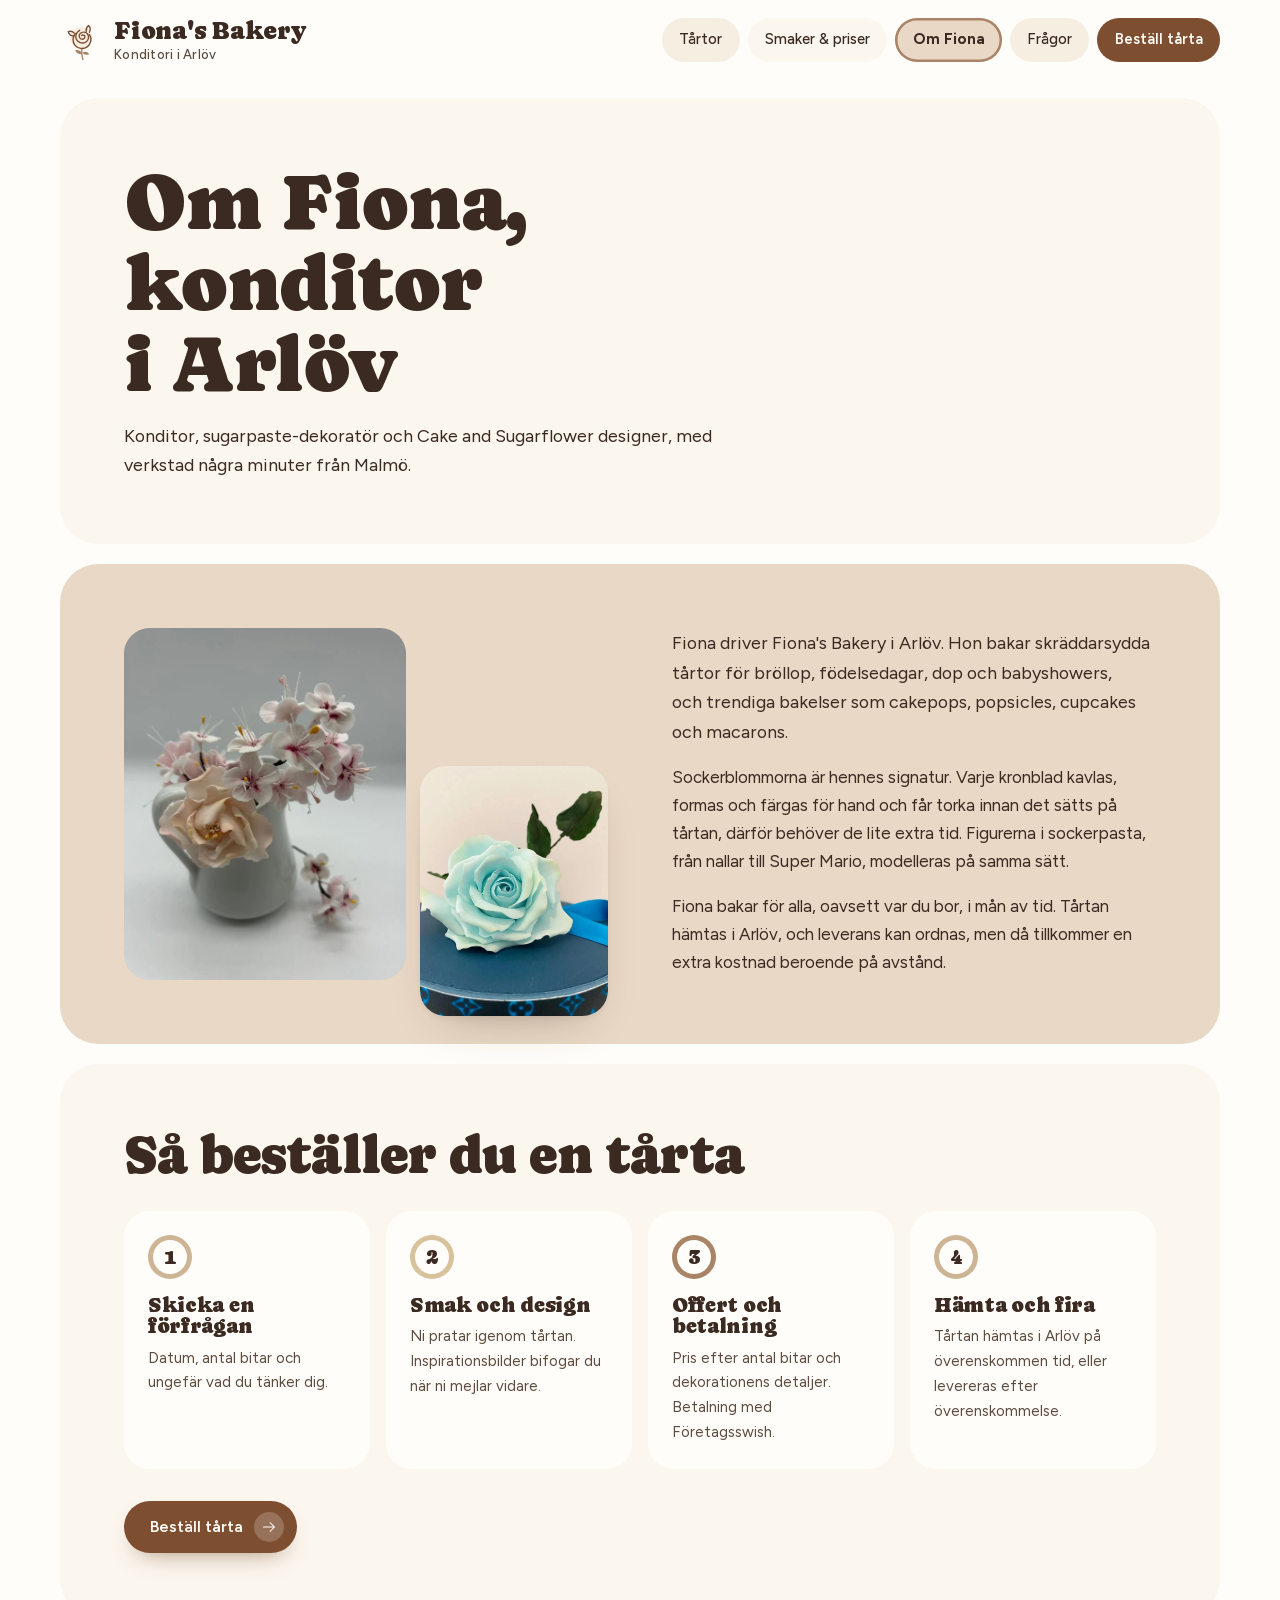
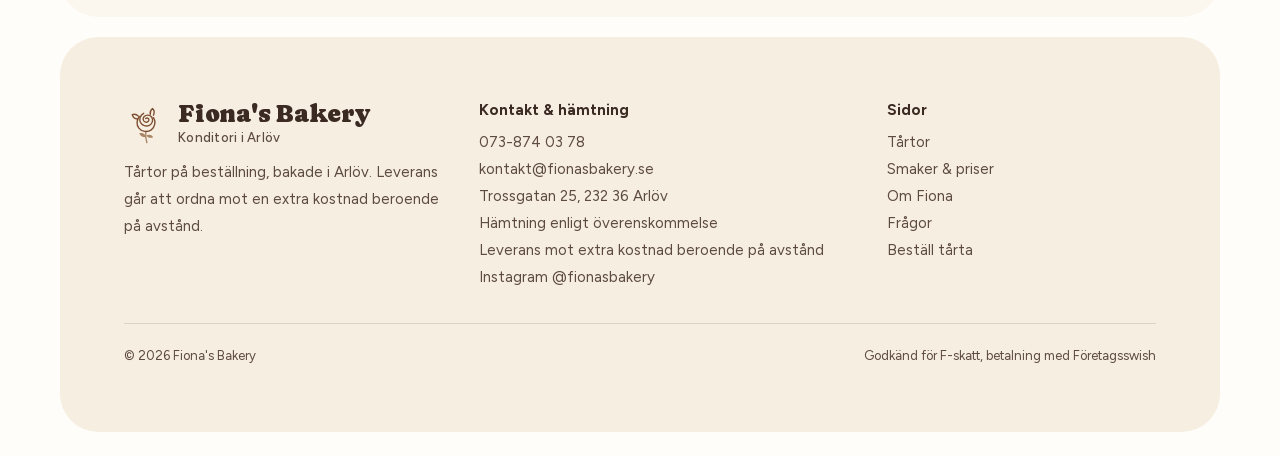
<file: site/om-fiona.html>
<!doctype html>
<html lang="sv">
<head>
<meta charset="utf-8">
<meta name="viewport" content="width=device-width, initial-scale=1, viewport-fit=cover">
<title>Om Fiona: konditor & sockerblomsdesigner i Arlöv | Fiona's Bakery</title>
<meta name="description" content="Fiona är konditor och sockerblomsdesigner i Arlöv. Så beställer du en tårta, från förfrågan till hämtning.">
<link rel="canonical" href="https://fionasbakery.se/om-fiona.html">
<meta property="og:type" content="website">
<meta property="og:locale" content="sv_SE">
<meta property="og:site_name" content="Fiona's Bakery">
<meta property="og:title" content="Om Fiona: konditor & sockerblomsdesigner i Arlöv | Fiona's Bakery">
<meta property="og:description" content="Fiona är konditor och sockerblomsdesigner i Arlöv. Så beställer du en tårta, från förfrågan till hämtning.">
<meta property="og:image" content="https://fionasbakery.se/img/39.jpg">
<meta name="theme-color" content="#F6EEE1">
<link rel="icon" href="data:image/svg+xml,%3Csvg xmlns='http://www.w3.org/2000/svg' viewBox='0 0 64 64'%3E%3Ccircle cx='32' cy='30' r='26' fill='%23F8D8DC'/%3E%3Cpath d='M31.5 25.5c1.8-1.6 4.6-.6 4.7 1.8.1 2.6-3 4.2-5.6 3.2-3.2-1.2-3.6-5.6-1.2-8 3-3 8.4-2.6 10.8.8 2.8 4 1.2 9.8-3.2 12-4.8 2.4-11 .4-13.2-4.4-2.2-4.8 0-10.6 4.8-13M22.4 22.6c-4.2 4.6-4.6 12-.8 16.8 4.2 5.4 12.4 6.6 18 2.6 5.6-4 7-12 3.4-17.8' fill='none' stroke='%23B22A47' stroke-width='3' stroke-linecap='round'/%3E%3C/svg%3E">
<link rel="preload" href="fonts/caprasimo.woff2" as="font" type="font/woff2" crossorigin>
<link rel="stylesheet" href="css/style.css?v=d1317c18">

</head>
<body>
<a class="skip" href="#main">Hoppa till innehållet</a>
<header class="site-head">
  <div class="wrap head-row">
    <a class="brand" href="index.html" aria-label="Fiona's Bakery, startsida"><svg class="rose-mark" viewBox="0 0 64 64" aria-hidden="true">
  <circle class="bloom" cx="31" cy="29" r="16"/>
  <path class="stem" d="M31.6 44.2c-.4 5.6.2 11.2 1.6 16.4"/>
  <path class="leaf" d="M32.2 52.6c-4.8.4-8.6-2-10-5.8 4.4-1.4 8.6.6 10 5.8zM32.6 50c3.8-1.6 7.8-.6 9.8 2.6-3.6 2-7.8 1-9.8-2.6z"/>
  <path class="petal" d="M31.5 25.5c1.8-1.6 4.6-.6 4.7 1.8.1 2.6-3 4.2-5.6 3.2-3.2-1.2-3.6-5.6-1.2-8 3-3 8.4-2.6 10.8.8 2.8 4 1.2 9.8-3.2 12-4.8 2.4-11 .4-13.2-4.4-2.2-4.8 0-10.6 4.8-13"/>
  <path class="petal" d="M22.4 22.6c-4.2 4.6-4.6 12-.8 16.8 4.2 5.4 12.4 6.6 18 2.6 5.6-4 7-12 3.4-17.8"/>
  <path class="petal" d="M42.8 20.6c1.8-3.6 1-7.4-1.4-9.6-2.6 2.2-3.8 5.4-3.2 8.6M19.6 26.2c-3.8-.4-6.8-3-7.6-6.4 3.2-1 6.6-.2 8.8 2.2"/>
</svg><span><b>Fiona's Bakery</b><small>Konditori i Arlöv</small></span></a>
    <button class="menu-btn" id="menuBtn" aria-expanded="false" aria-controls="tabs"><svg class="icon" aria-hidden="true" focusable="false" xmlns="http://www.w3.org/2000/svg" viewBox="0 0 256 256" fill="currentColor"><path d="M224,128a8,8,0,0,1-8,8H40a8,8,0,0,1,0-16H216A8,8,0,0,1,224,128ZM40,72H216a8,8,0,0,0,0-16H40a8,8,0,0,0,0,16ZM216,184H40a8,8,0,0,0,0,16H216a8,8,0,0,0,0-16Z"/></svg> Meny</button>
    <nav aria-label="Huvudmeny"><ul class="tabs" id="tabs"><li class="c-rose"><a href="tartor.html">Tårtor</a></li><li class="c-butter"><a href="smaker-priser.html">Smaker & priser</a></li><li class="c-pistachio"><a href="om-fiona.html" aria-current="page">Om Fiona</a></li><li class="c-rose"><a href="fragor.html">Frågor</a></li><li class="c-rose"><a href="bestall.html" class="tab-order">Beställ tårta</a></li></ul></nav>
  </div>
</header>
<main id="main" tabindex="-1">

<div class="wrap page-head">
  <div class="slab c-butter">
    <div>
      <h1>Om Fiona, konditor i Arlöv</h1>
      <p class="lede measure" style="margin-top:16px">Konditor, sugarpaste-dekoratör och Cake and Sugarflower designer, med verkstad några minuter från Malmö.</p>
    </div>
  </div>
</div>
<section class="wrap">
 <div class="slab c-pistachio about">
  <div class="pics">
    <img src="img/13.webp" width="1200" height="1600" alt="Körsbärsgren och ros formade i socker" loading="lazy">
    <img src="img/35.webp" width="800" height="1000" alt="Blå ros i socker på en tårta" loading="lazy">
  </div>
  <div class="text measure">
    <p class="lede" style="color:var(--plum)">Fiona driver Fiona's Bakery i Arlöv. Hon bakar skräddarsydda tårtor för bröllop, födelsedagar, dop och babyshowers, och trendiga bakelser som cakepops, popsicles, cupcakes och macarons.</p>
    <p>Sockerblommorna är hennes signatur. Varje kronblad kavlas, formas och färgas för hand och får torka innan det sätts på tårtan, därför behöver de lite extra tid. Figurerna i sockerpasta, från nallar till Super Mario, modelleras på samma sätt.</p>
    <p>Fiona bakar för alla, oavsett var du bor, i mån av tid. Tårtan hämtas i Arlöv, och leverans kan ordnas, men då tillkommer en extra kostnad beroende på avstånd.</p>
  </div>
 </div>
</section>
<section class="wrap" aria-labelledby="steps-h">
 <div class="slab c-butter">
  <h2 id="steps-h">Så beställer du en tårta</h2>
  <ol class="steps">
    <li class="c-rose"><span class="n">1</span><h3>Skicka en förfrågan</h3><p>Datum, antal bitar och ungefär vad du tänker dig.</p></li>
    <li class="c-butter"><span class="n">2</span><h3>Smak och design</h3><p>Ni pratar igenom tårtan. Inspirationsbilder bifogar du när ni mejlar vidare.</p></li>
    <li class="c-pistachio"><span class="n">3</span><h3>Offert och betalning</h3><p>Pris efter antal bitar och dekorationens detaljer. Betalning med Företagsswish.</p></li>
    <li class="c-rose"><span class="n">4</span><h3>Hämta och fira</h3><p>Tårtan hämtas i Arlöv på överenskommen tid, eller levereras efter överenskommelse.</p></li>
  </ol>
  <p style="margin-top:32px"><a class="btn btn-gel" href="bestall.html">Beställ tårta <span class="ico"><svg class="icon" aria-hidden="true" focusable="false" xmlns="http://www.w3.org/2000/svg" viewBox="0 0 256 256" fill="currentColor"><path d="M221.66,133.66l-72,72a8,8,0,0,1-11.32-11.32L196.69,136H40a8,8,0,0,1,0-16H196.69L138.34,61.66a8,8,0,0,1,11.32-11.32l72,72A8,8,0,0,1,221.66,133.66Z"/></svg></span></a></p>
 </div>
</section>

</main>
<footer class="wrap site-foot">
  <div class="slab">
    <div>
      <a class="brand" href="index.html"><svg class="rose-mark" viewBox="0 0 64 64" aria-hidden="true">
  <circle class="bloom" cx="31" cy="29" r="16"/>
  <path class="stem" d="M31.6 44.2c-.4 5.6.2 11.2 1.6 16.4"/>
  <path class="leaf" d="M32.2 52.6c-4.8.4-8.6-2-10-5.8 4.4-1.4 8.6.6 10 5.8zM32.6 50c3.8-1.6 7.8-.6 9.8 2.6-3.6 2-7.8 1-9.8-2.6z"/>
  <path class="petal" d="M31.5 25.5c1.8-1.6 4.6-.6 4.7 1.8.1 2.6-3 4.2-5.6 3.2-3.2-1.2-3.6-5.6-1.2-8 3-3 8.4-2.6 10.8.8 2.8 4 1.2 9.8-3.2 12-4.8 2.4-11 .4-13.2-4.4-2.2-4.8 0-10.6 4.8-13"/>
  <path class="petal" d="M22.4 22.6c-4.2 4.6-4.6 12-.8 16.8 4.2 5.4 12.4 6.6 18 2.6 5.6-4 7-12 3.4-17.8"/>
  <path class="petal" d="M42.8 20.6c1.8-3.6 1-7.4-1.4-9.6-2.6 2.2-3.8 5.4-3.2 8.6M19.6 26.2c-3.8-.4-6.8-3-7.6-6.4 3.2-1 6.6-.2 8.8 2.2"/>
</svg><span><b>Fiona's Bakery</b><small>Konditori i Arlöv</small></span></a>
      <p style="margin-top:14px;max-width:26em">Tårtor på beställning, bakade i Arlöv. Leverans går att ordna mot en extra kostnad beroende på avstånd.</p>
    </div>
    <div><h2>Kontakt &amp; hämtning</h2><p><a href="tel:+46738740378">073-874 03 78</a><br><a href="mailto:kontakt@fionasbakery.se">kontakt@fionasbakery.se</a><br>Trossgatan 25, 232 36 Arlöv<br>Hämtning enligt överenskommelse<br>Leverans mot extra kostnad beroende på avstånd<br><a href="https://www.instagram.com/fionasbakery/" rel="noopener" target="_blank">Instagram @fionasbakery</a></p></div>
    <div><h2>Sidor</h2><p><a href="tartor.html">Tårtor</a><br><a href="smaker-priser.html">Smaker & priser</a><br><a href="om-fiona.html">Om Fiona</a><br><a href="fragor.html">Frågor</a><br><a href="bestall.html">Beställ tårta</a></p></div>
    <p class="fine"><span>© 2026 Fiona's Bakery</span><span>Godkänd för F-skatt, betalning med Företagsswish</span></p>
  </div>
</footer>
<script src="js/main.js?v=3b0f4ccd" defer></script>
</body>
</html>
</file>
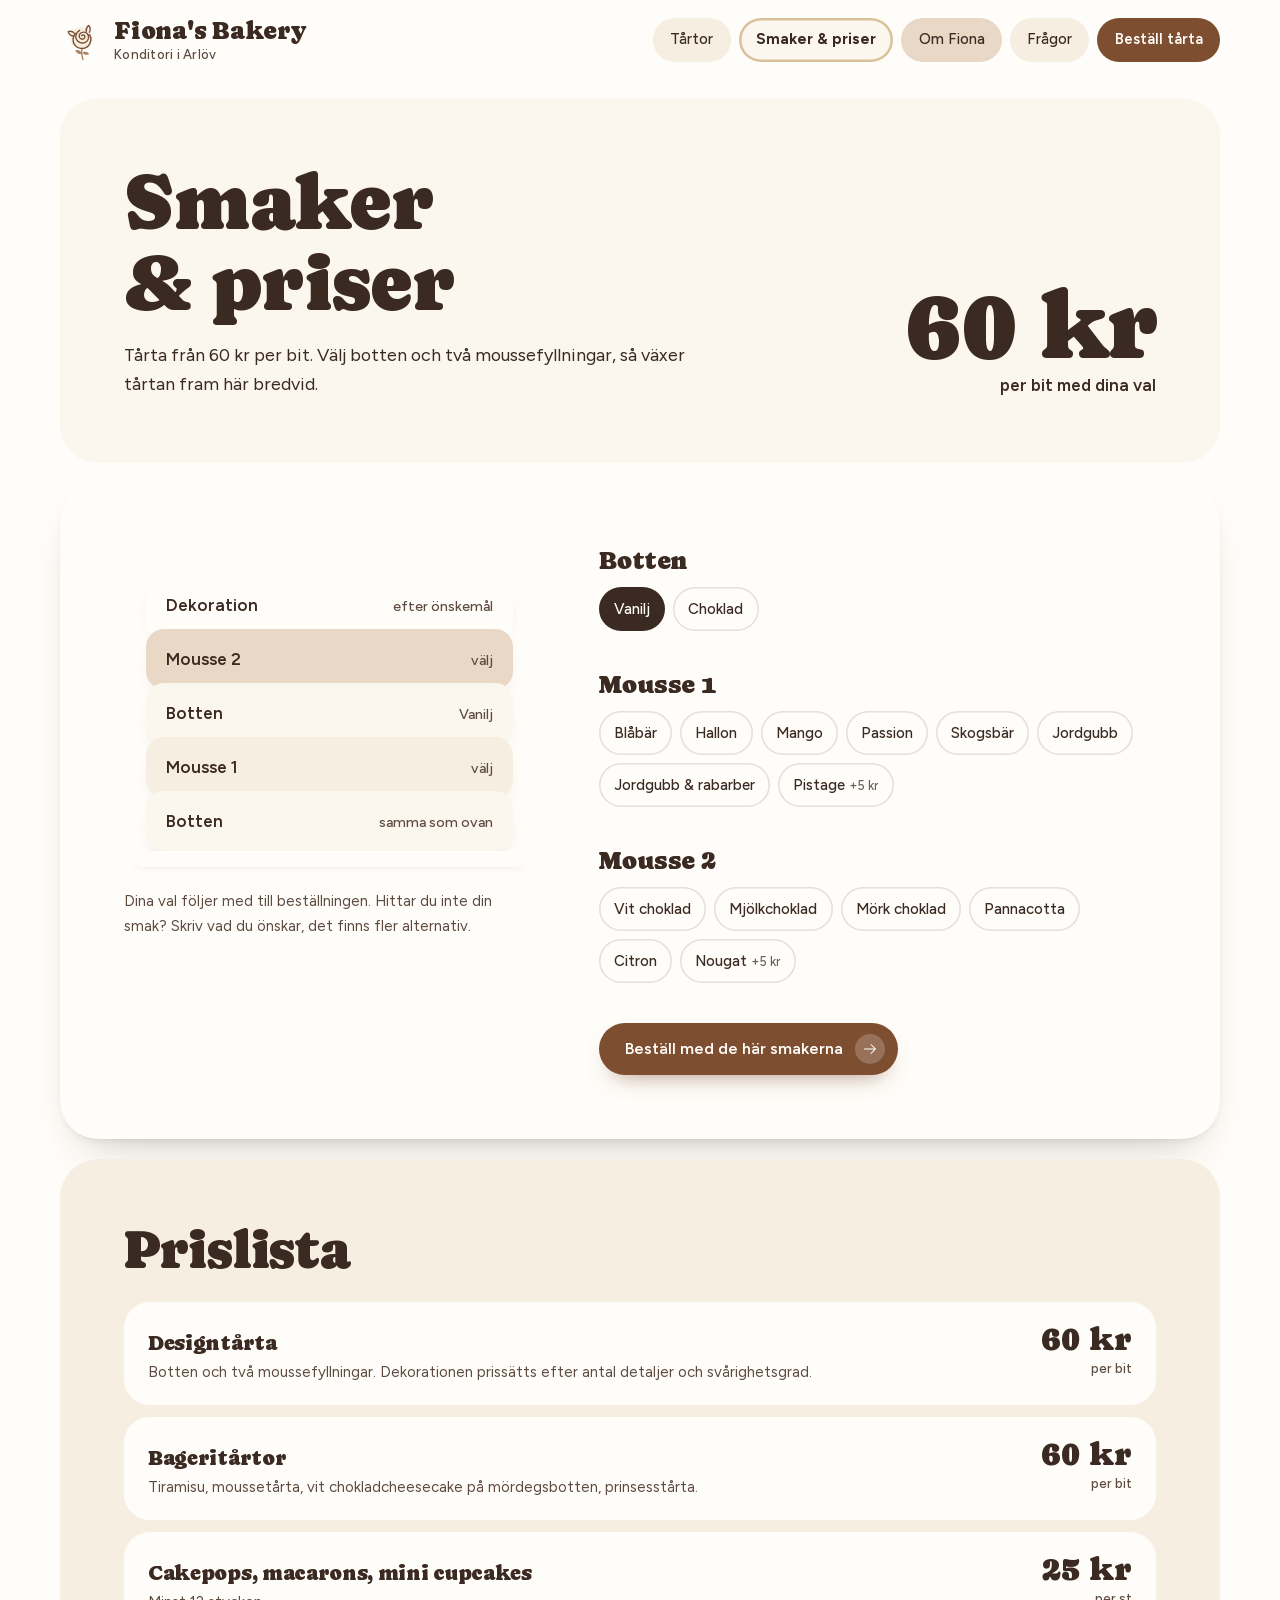
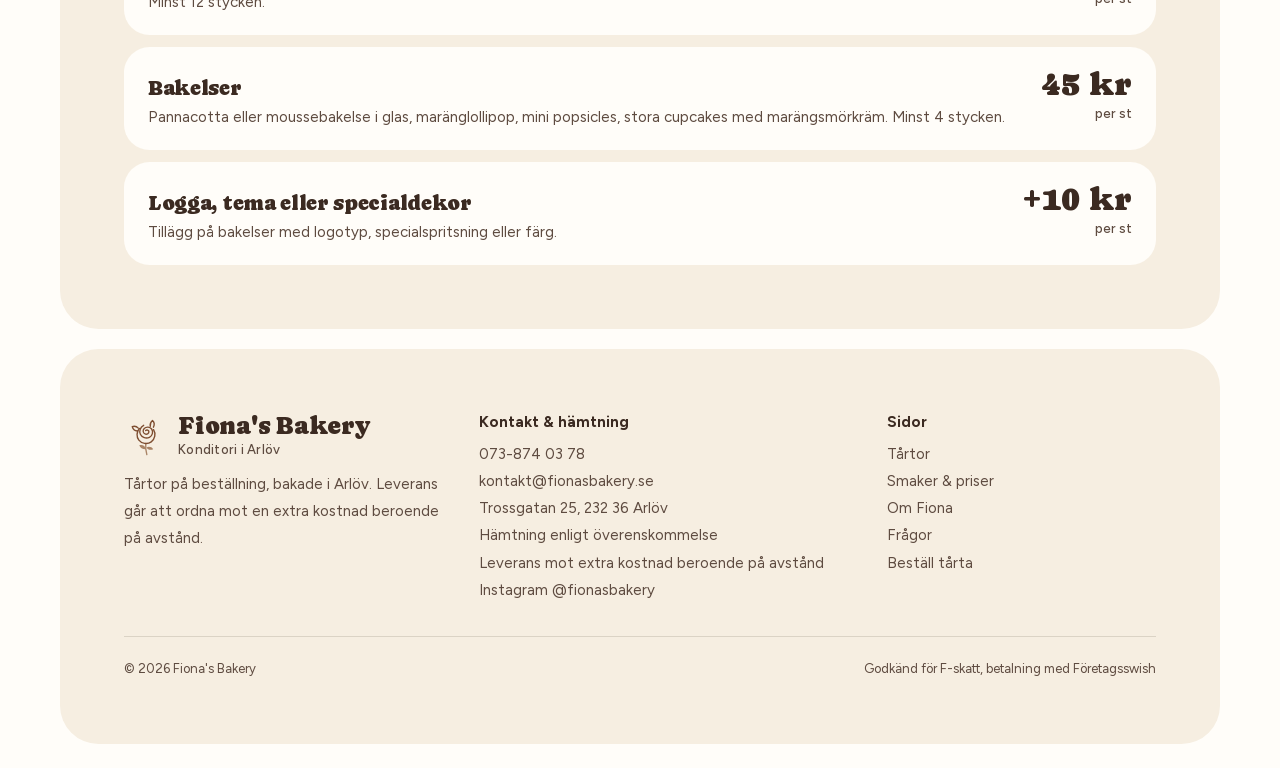
<file: site/smaker-priser.html>
<!doctype html>
<html lang="sv">
<head>
<meta charset="utf-8">
<meta name="viewport" content="width=device-width, initial-scale=1, viewport-fit=cover">
<title>Smaker & priser: tårta från 60 kr/bit | Fiona's Bakery</title>
<meta name="description" content="Välj vanilj- eller chokladbotten och två moussefyllningar. Tårta 60 kr/bit, cakepops och macarons 25 kr/st, bakelser 45 kr/st.">
<link rel="canonical" href="https://fionasbakery.se/smaker-priser.html">
<meta property="og:type" content="website">
<meta property="og:locale" content="sv_SE">
<meta property="og:site_name" content="Fiona's Bakery">
<meta property="og:title" content="Smaker & priser: tårta från 60 kr/bit | Fiona's Bakery">
<meta property="og:description" content="Välj vanilj- eller chokladbotten och två moussefyllningar. Tårta 60 kr/bit, cakepops och macarons 25 kr/st, bakelser 45 kr/st.">
<meta property="og:image" content="https://fionasbakery.se/img/39.jpg">
<meta name="theme-color" content="#F6EEE1">
<link rel="icon" href="data:image/svg+xml,%3Csvg xmlns='http://www.w3.org/2000/svg' viewBox='0 0 64 64'%3E%3Ccircle cx='32' cy='30' r='26' fill='%23F8D8DC'/%3E%3Cpath d='M31.5 25.5c1.8-1.6 4.6-.6 4.7 1.8.1 2.6-3 4.2-5.6 3.2-3.2-1.2-3.6-5.6-1.2-8 3-3 8.4-2.6 10.8.8 2.8 4 1.2 9.8-3.2 12-4.8 2.4-11 .4-13.2-4.4-2.2-4.8 0-10.6 4.8-13M22.4 22.6c-4.2 4.6-4.6 12-.8 16.8 4.2 5.4 12.4 6.6 18 2.6 5.6-4 7-12 3.4-17.8' fill='none' stroke='%23B22A47' stroke-width='3' stroke-linecap='round'/%3E%3C/svg%3E">
<link rel="preload" href="fonts/caprasimo.woff2" as="font" type="font/woff2" crossorigin>
<link rel="stylesheet" href="css/style.css?v=d1317c18">

</head>
<body>
<a class="skip" href="#main">Hoppa till innehållet</a>
<header class="site-head">
  <div class="wrap head-row">
    <a class="brand" href="index.html" aria-label="Fiona's Bakery, startsida"><svg class="rose-mark" viewBox="0 0 64 64" aria-hidden="true">
  <circle class="bloom" cx="31" cy="29" r="16"/>
  <path class="stem" d="M31.6 44.2c-.4 5.6.2 11.2 1.6 16.4"/>
  <path class="leaf" d="M32.2 52.6c-4.8.4-8.6-2-10-5.8 4.4-1.4 8.6.6 10 5.8zM32.6 50c3.8-1.6 7.8-.6 9.8 2.6-3.6 2-7.8 1-9.8-2.6z"/>
  <path class="petal" d="M31.5 25.5c1.8-1.6 4.6-.6 4.7 1.8.1 2.6-3 4.2-5.6 3.2-3.2-1.2-3.6-5.6-1.2-8 3-3 8.4-2.6 10.8.8 2.8 4 1.2 9.8-3.2 12-4.8 2.4-11 .4-13.2-4.4-2.2-4.8 0-10.6 4.8-13"/>
  <path class="petal" d="M22.4 22.6c-4.2 4.6-4.6 12-.8 16.8 4.2 5.4 12.4 6.6 18 2.6 5.6-4 7-12 3.4-17.8"/>
  <path class="petal" d="M42.8 20.6c1.8-3.6 1-7.4-1.4-9.6-2.6 2.2-3.8 5.4-3.2 8.6M19.6 26.2c-3.8-.4-6.8-3-7.6-6.4 3.2-1 6.6-.2 8.8 2.2"/>
</svg><span><b>Fiona's Bakery</b><small>Konditori i Arlöv</small></span></a>
    <button class="menu-btn" id="menuBtn" aria-expanded="false" aria-controls="tabs"><svg class="icon" aria-hidden="true" focusable="false" xmlns="http://www.w3.org/2000/svg" viewBox="0 0 256 256" fill="currentColor"><path d="M224,128a8,8,0,0,1-8,8H40a8,8,0,0,1,0-16H216A8,8,0,0,1,224,128ZM40,72H216a8,8,0,0,0,0-16H40a8,8,0,0,0,0,16ZM216,184H40a8,8,0,0,0,0,16H216a8,8,0,0,0,0-16Z"/></svg> Meny</button>
    <nav aria-label="Huvudmeny"><ul class="tabs" id="tabs"><li class="c-rose"><a href="tartor.html">Tårtor</a></li><li class="c-butter"><a href="smaker-priser.html" aria-current="page">Smaker & priser</a></li><li class="c-pistachio"><a href="om-fiona.html">Om Fiona</a></li><li class="c-rose"><a href="fragor.html">Frågor</a></li><li class="c-rose"><a href="bestall.html" class="tab-order">Beställ tårta</a></li></ul></nav>
  </div>
</header>
<main id="main" tabindex="-1">

<div class="wrap page-head">
  <div class="slab c-butter">
    <div>
      <h1>Smaker &amp; priser</h1>
      <p class="lede measure" style="margin-top:16px">Tårta från 60 kr per bit. Välj botten och två moussefyllningar, så växer tårtan fram här bredvid.</p>
    </div>
    <p style="justify-self:end;text-align:right"><span class="big num" id="perSlice" data-v="60">60 kr</span><br><span style="font-weight:600">per bit med dina val</span></p>
  </div>
</div>

<section class="wrap" aria-label="Komponera din tårta">
 <div class="slab c-sugar lift builder">
  <div class="section-cake" id="cake" aria-live="polite">
    <div class="layers">
      <div class="layer top">Dekoration <small>efter önskemål</small></div>
      <div class="layer m2" data-layer="m2">Mousse 2 <small>välj</small></div>
      <div class="layer sp" data-layer="base">Botten <small>Vanilj</small></div>
      <div class="layer m1" data-layer="m1">Mousse 1 <small>välj</small></div>
      <div class="layer sp">Botten <small>samma som ovan</small></div>
      <div class="plate"></div>
    </div>
    <p>Dina val följer med till beställningen. Hittar du inte din smak? Skriv vad du önskar, det finns fler alternativ.</p>
  </div>
  <div class="choose"><h2 class="sr">Välj smaker</h2>
    <div><h3>Botten</h3><div class="chips" data-group="base"><button type="button" class="chip" data-v="Vanilj" aria-pressed="false">Vanilj</button><button type="button" class="chip" data-v="Choklad" aria-pressed="false">Choklad</button></div></div>
    <div><h3>Mousse 1</h3><div class="chips" data-group="m1"><button type="button" class="chip" data-v="Blåbär" aria-pressed="false">Blåbär</button><button type="button" class="chip" data-v="Hallon" aria-pressed="false">Hallon</button><button type="button" class="chip" data-v="Mango" aria-pressed="false">Mango</button><button type="button" class="chip" data-v="Passion" aria-pressed="false">Passion</button><button type="button" class="chip" data-v="Skogsbär" aria-pressed="false">Skogsbär</button><button type="button" class="chip" data-v="Jordgubb" aria-pressed="false">Jordgubb</button><button type="button" class="chip" data-v="Jordgubb & rabarber" aria-pressed="false">Jordgubb & rabarber</button><button type="button" class="chip" data-v="Pistage" aria-pressed="false">Pistage<small>+5 kr</small></button></div></div>
    <div><h3>Mousse 2</h3><div class="chips" data-group="m2"><button type="button" class="chip" data-v="Vit choklad" aria-pressed="false">Vit choklad</button><button type="button" class="chip" data-v="Mjölkchoklad" aria-pressed="false">Mjölkchoklad</button><button type="button" class="chip" data-v="Mörk choklad" aria-pressed="false">Mörk choklad</button><button type="button" class="chip" data-v="Pannacotta" aria-pressed="false">Pannacotta</button><button type="button" class="chip" data-v="Citron" aria-pressed="false">Citron</button><button type="button" class="chip" data-v="Nougat" aria-pressed="false">Nougat<small>+5 kr</small></button></div></div>
    <p><a class="btn btn-gel" href="bestall.html">Beställ med de här smakerna <span class="ico"><svg class="icon" aria-hidden="true" focusable="false" xmlns="http://www.w3.org/2000/svg" viewBox="0 0 256 256" fill="currentColor"><path d="M221.66,133.66l-72,72a8,8,0,0,1-11.32-11.32L196.69,136H40a8,8,0,0,1,0-16H196.69L138.34,61.66a8,8,0,0,1,11.32-11.32l72,72A8,8,0,0,1,221.66,133.66Z"/></svg></span></a></p>
  </div>
 </div>
</section>

<section class="wrap" aria-labelledby="pl-h">
 <div class="slab c-rose">
  <h2 id="pl-h">Prislista</h2>
  <div class="price-rows">
    <div class="price-row"><h3>Designtårta</h3><p>Botten och två moussefyllningar. Dekorationen prissätts efter antal detaljer och svårighetsgrad.</p><div class="amt">60 kr<small>per bit</small></div></div>
    <div class="price-row"><h3>Bageritårtor</h3><p>Tiramisu, moussetårta, vit chokladcheesecake på mördegsbotten, prinsesstårta.</p><div class="amt">60 kr<small>per bit</small></div></div>
    <div class="price-row"><h3>Cakepops, macarons, mini cupcakes</h3><p>Minst 12 stycken.</p><div class="amt">25 kr<small>per st</small></div></div>
    <div class="price-row"><h3>Bakelser</h3><p>Pannacotta eller moussebakelse i glas, maränglollipop, mini popsicles, stora cupcakes med marängsmörkräm. Minst 4 stycken.</p><div class="amt">45 kr<small>per st</small></div></div>
    <div class="price-row"><h3>Logga, tema eller specialdekor</h3><p>Tillägg på bakelser med logotyp, specialspritsning eller färg.</p><div class="amt">+10 kr<small>per st</small></div></div>
  </div>
 </div>
</section>

</main>
<footer class="wrap site-foot">
  <div class="slab">
    <div>
      <a class="brand" href="index.html"><svg class="rose-mark" viewBox="0 0 64 64" aria-hidden="true">
  <circle class="bloom" cx="31" cy="29" r="16"/>
  <path class="stem" d="M31.6 44.2c-.4 5.6.2 11.2 1.6 16.4"/>
  <path class="leaf" d="M32.2 52.6c-4.8.4-8.6-2-10-5.8 4.4-1.4 8.6.6 10 5.8zM32.6 50c3.8-1.6 7.8-.6 9.8 2.6-3.6 2-7.8 1-9.8-2.6z"/>
  <path class="petal" d="M31.5 25.5c1.8-1.6 4.6-.6 4.7 1.8.1 2.6-3 4.2-5.6 3.2-3.2-1.2-3.6-5.6-1.2-8 3-3 8.4-2.6 10.8.8 2.8 4 1.2 9.8-3.2 12-4.8 2.4-11 .4-13.2-4.4-2.2-4.8 0-10.6 4.8-13"/>
  <path class="petal" d="M22.4 22.6c-4.2 4.6-4.6 12-.8 16.8 4.2 5.4 12.4 6.6 18 2.6 5.6-4 7-12 3.4-17.8"/>
  <path class="petal" d="M42.8 20.6c1.8-3.6 1-7.4-1.4-9.6-2.6 2.2-3.8 5.4-3.2 8.6M19.6 26.2c-3.8-.4-6.8-3-7.6-6.4 3.2-1 6.6-.2 8.8 2.2"/>
</svg><span><b>Fiona's Bakery</b><small>Konditori i Arlöv</small></span></a>
      <p style="margin-top:14px;max-width:26em">Tårtor på beställning, bakade i Arlöv. Leverans går att ordna mot en extra kostnad beroende på avstånd.</p>
    </div>
    <div><h2>Kontakt &amp; hämtning</h2><p><a href="tel:+46738740378">073-874 03 78</a><br><a href="mailto:kontakt@fionasbakery.se">kontakt@fionasbakery.se</a><br>Trossgatan 25, 232 36 Arlöv<br>Hämtning enligt överenskommelse<br>Leverans mot extra kostnad beroende på avstånd<br><a href="https://www.instagram.com/fionasbakery/" rel="noopener" target="_blank">Instagram @fionasbakery</a></p></div>
    <div><h2>Sidor</h2><p><a href="tartor.html">Tårtor</a><br><a href="smaker-priser.html">Smaker & priser</a><br><a href="om-fiona.html">Om Fiona</a><br><a href="fragor.html">Frågor</a><br><a href="bestall.html">Beställ tårta</a></p></div>
    <p class="fine"><span>© 2026 Fiona's Bakery</span><span>Godkänd för F-skatt, betalning med Företagsswish</span></p>
  </div>
</footer>
<script src="js/main.js?v=3b0f4ccd" defer></script>
</body>
</html>
</file>
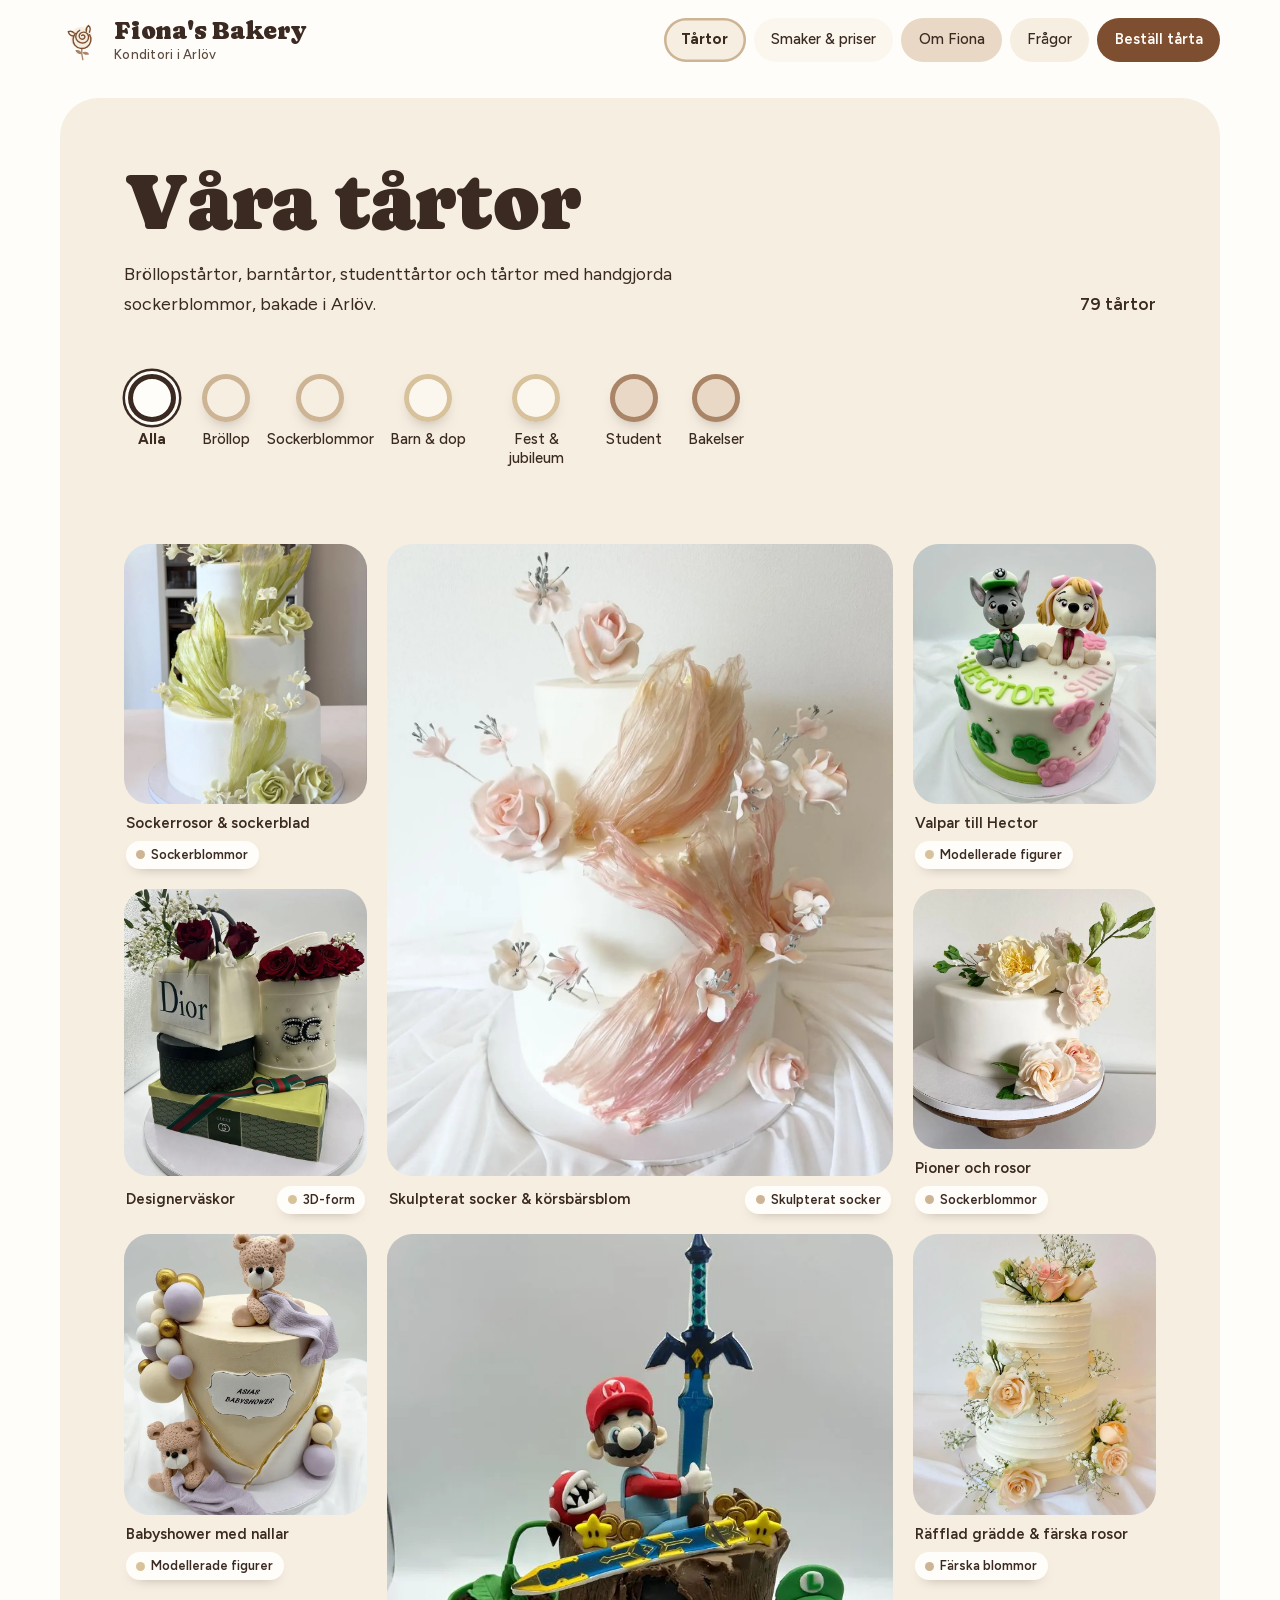
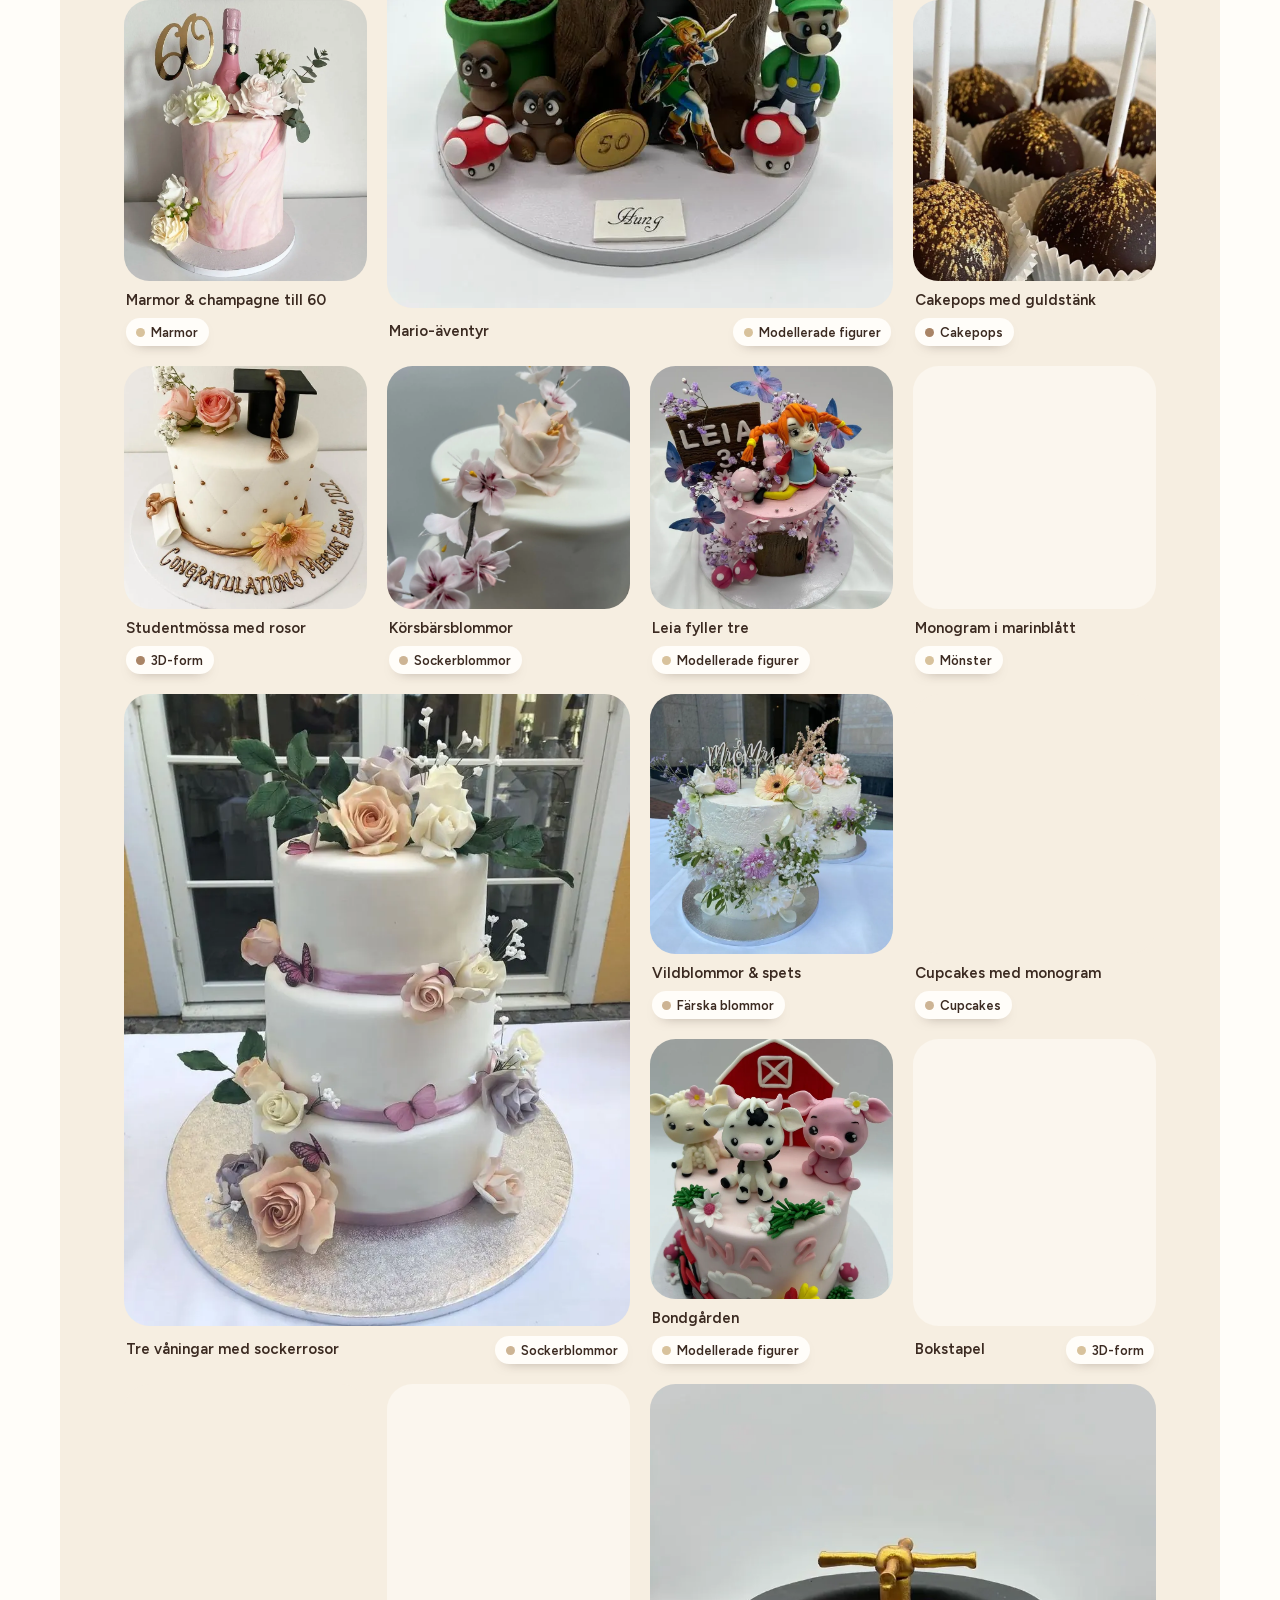
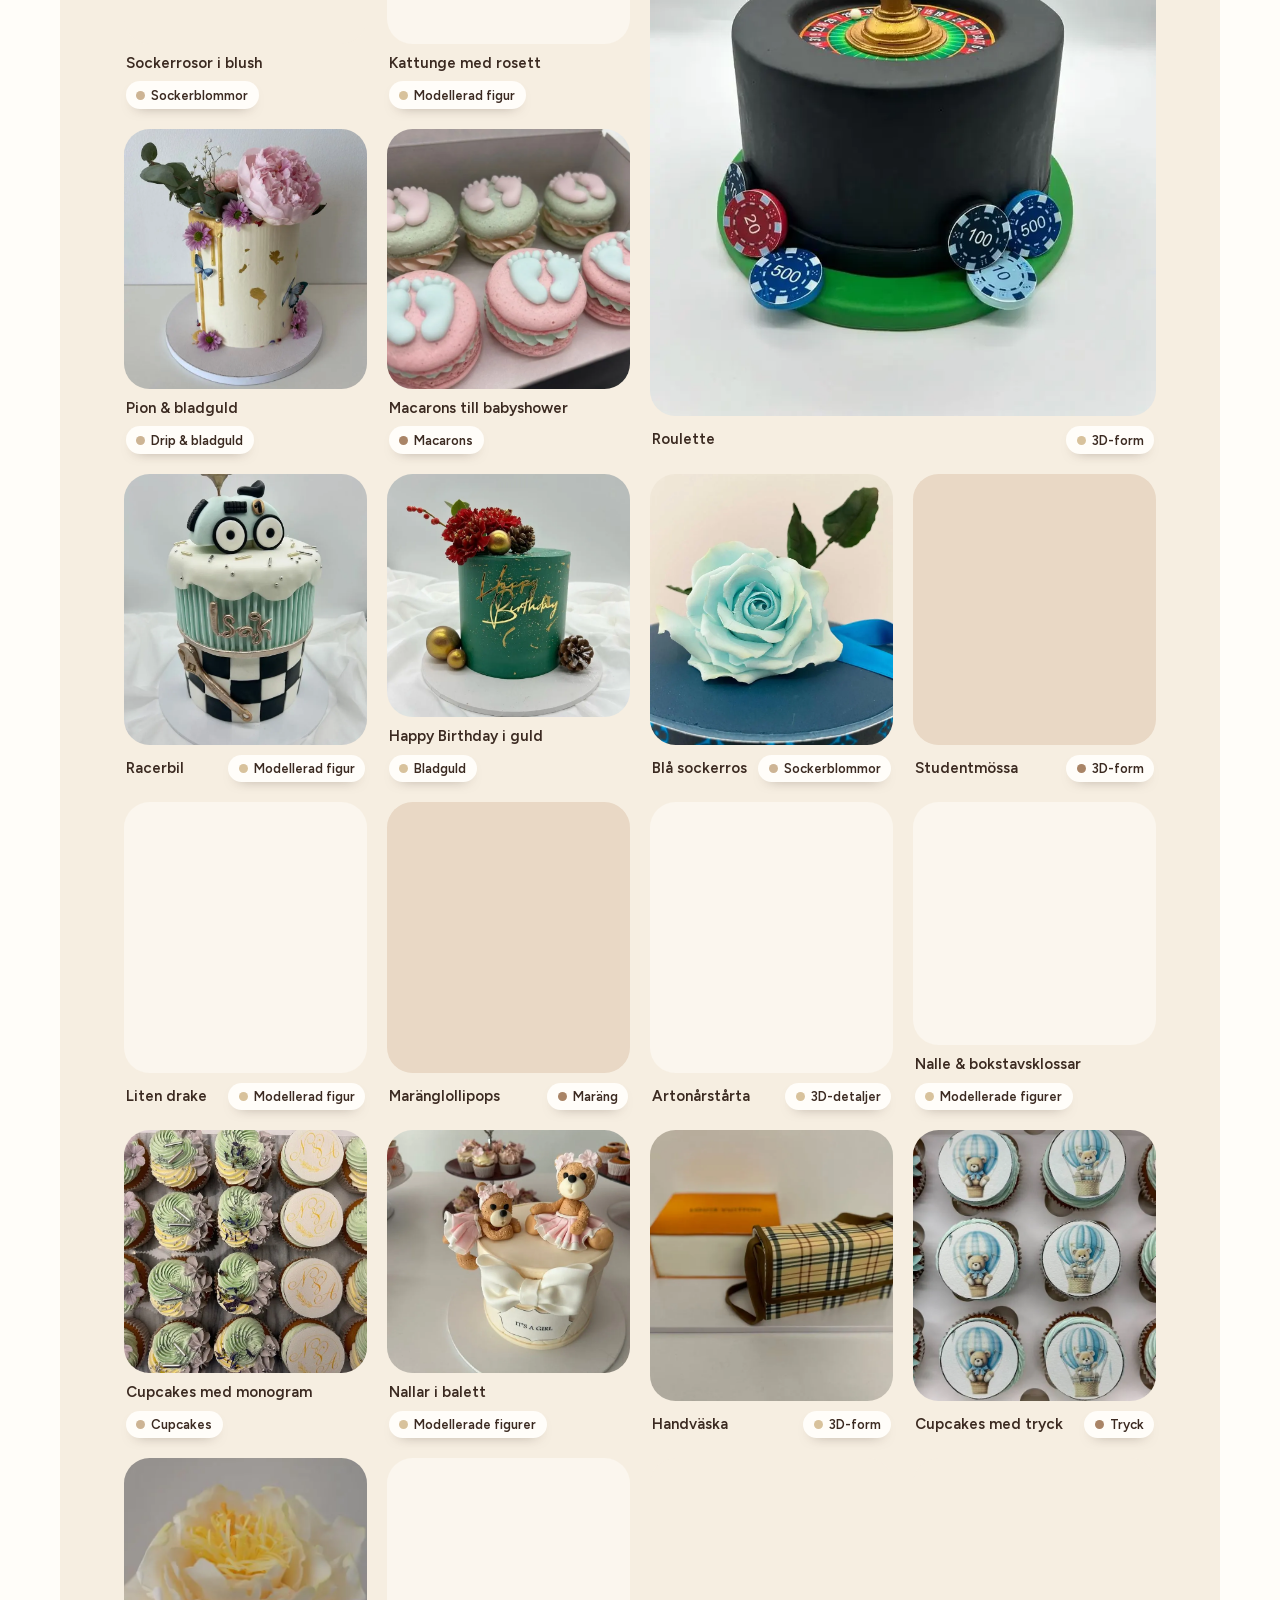
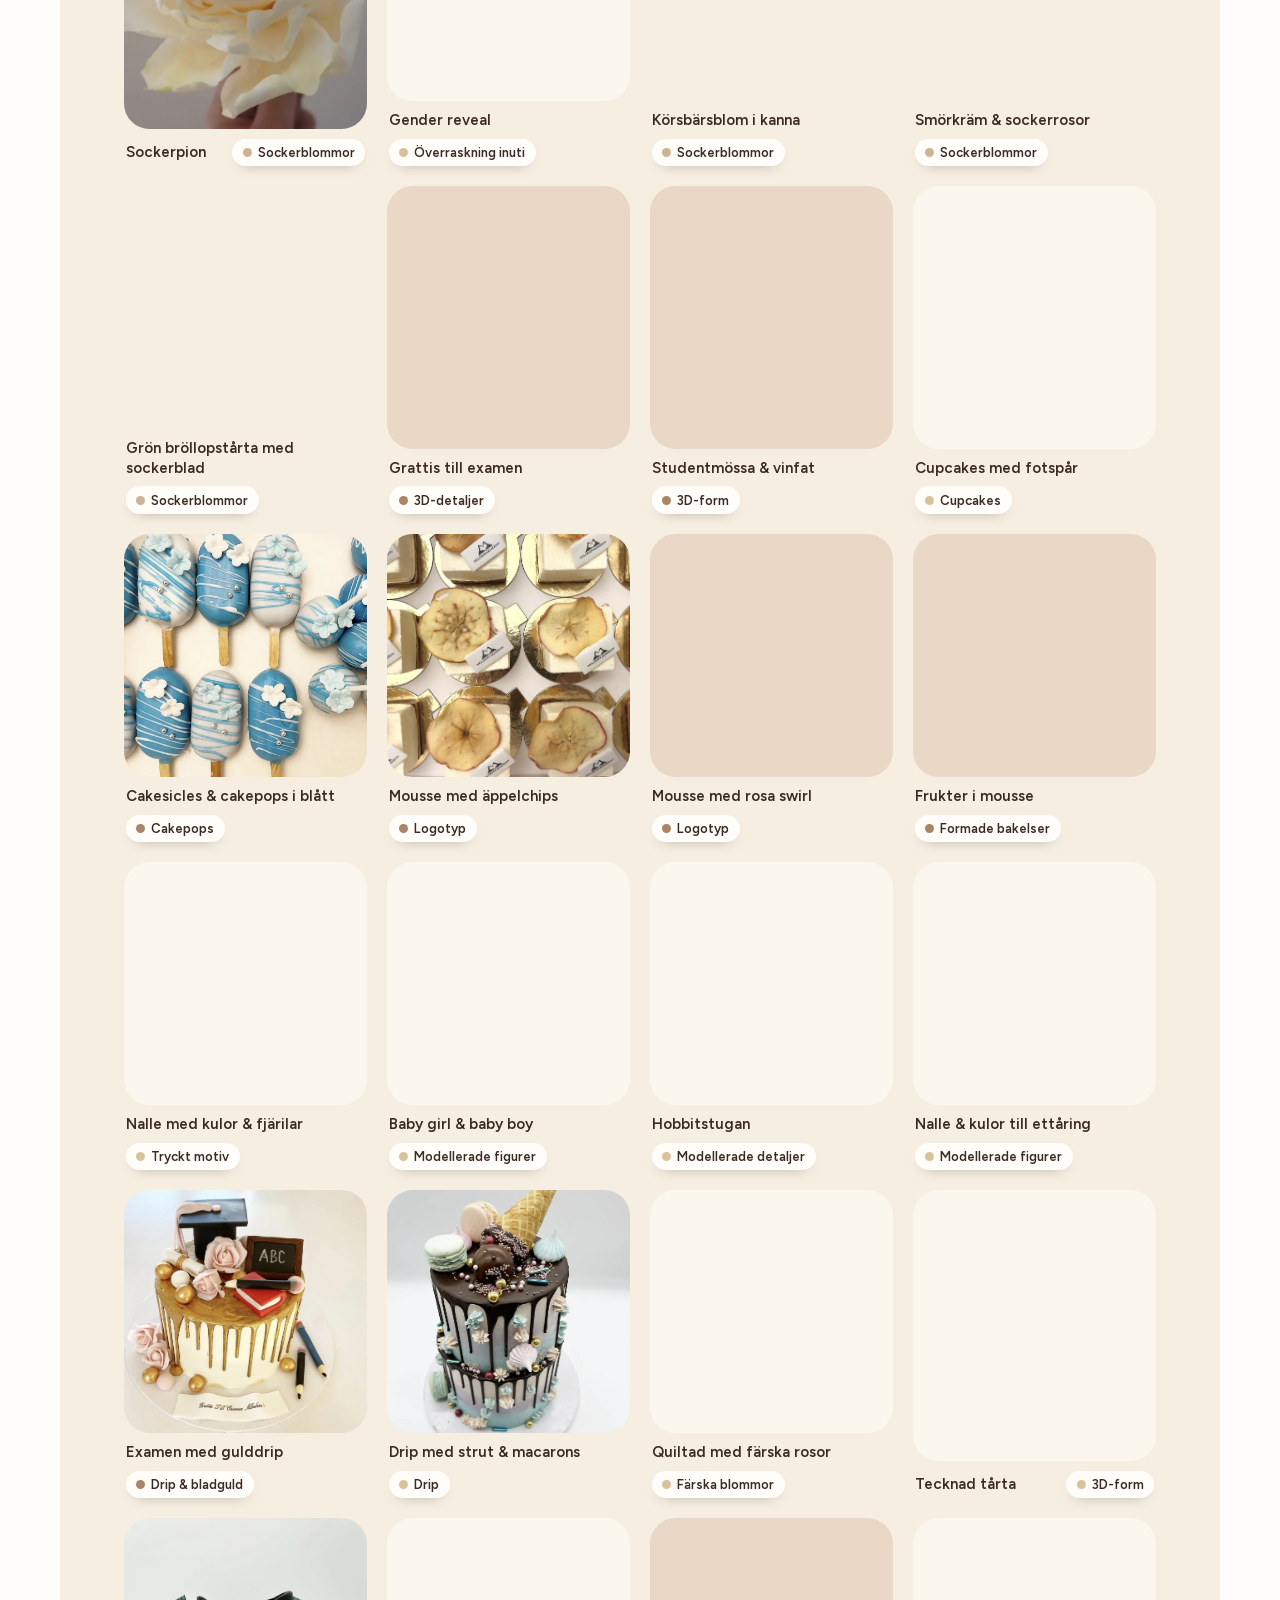
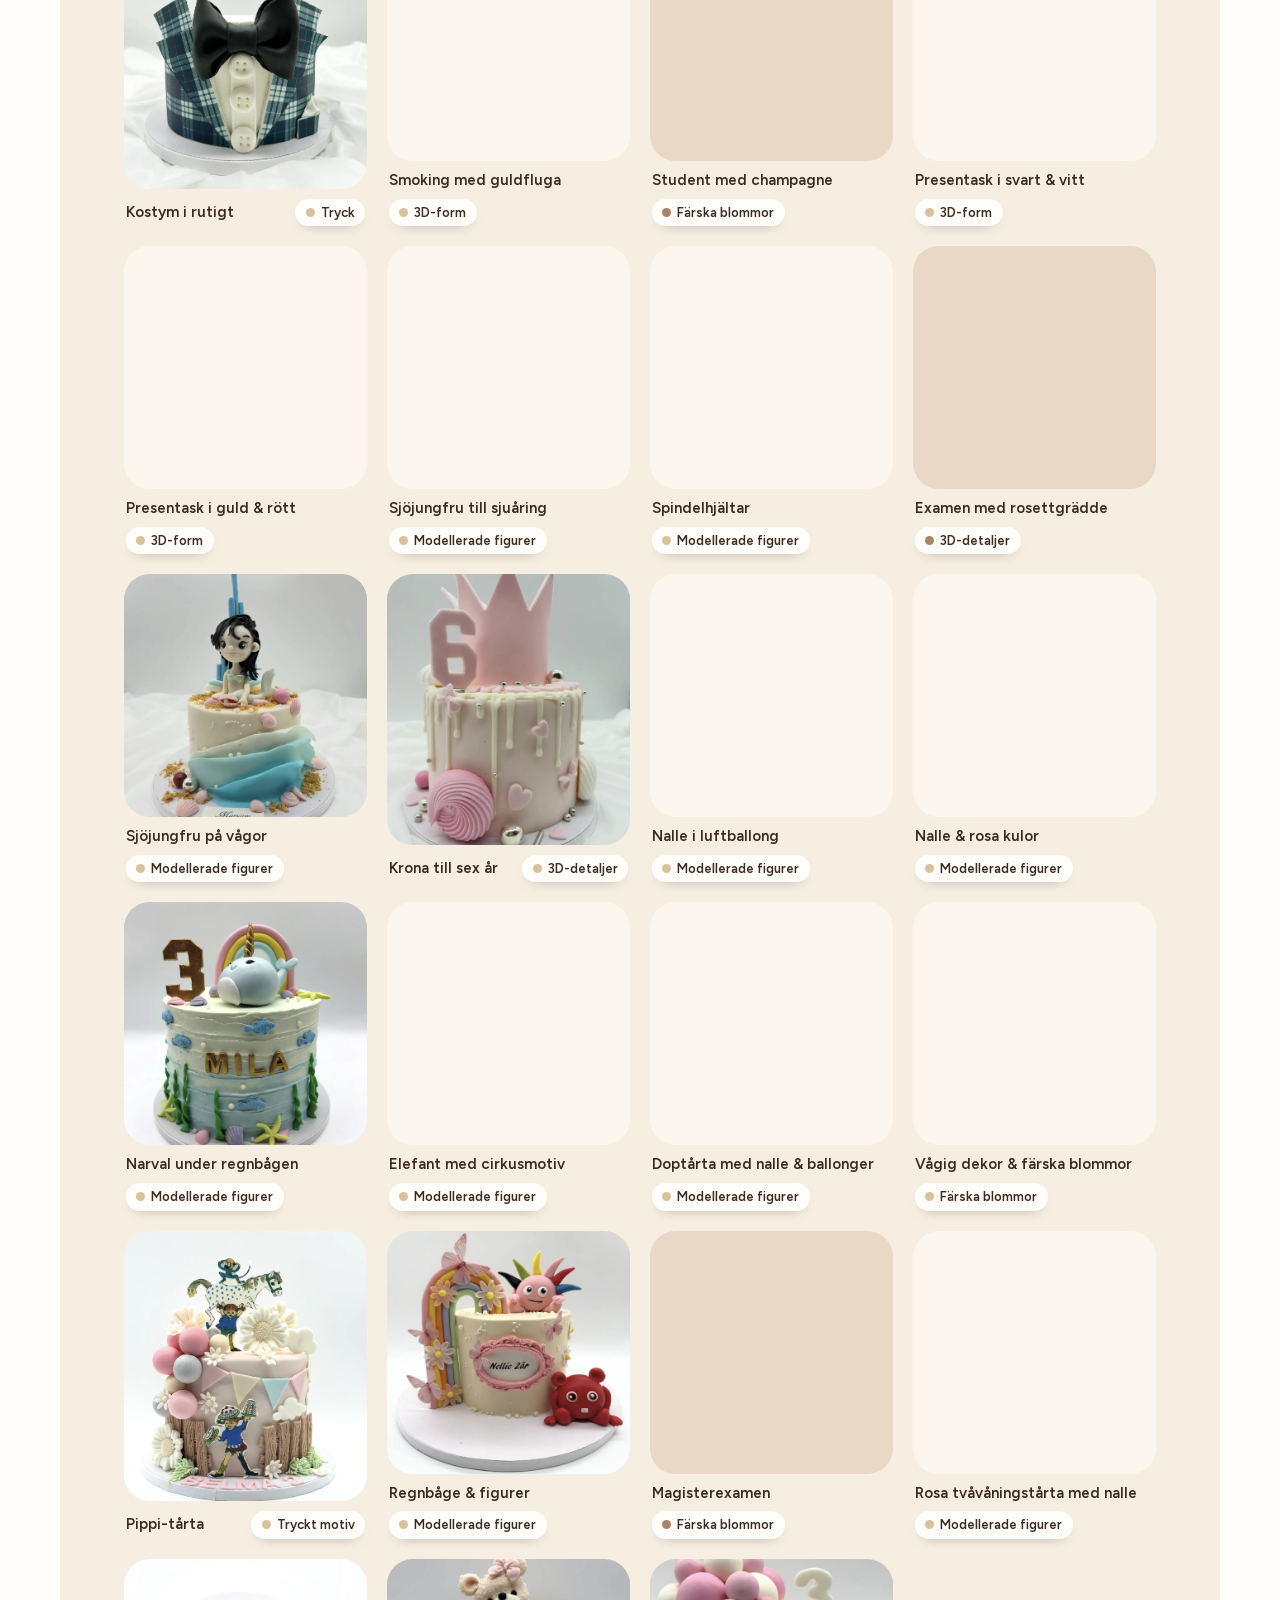
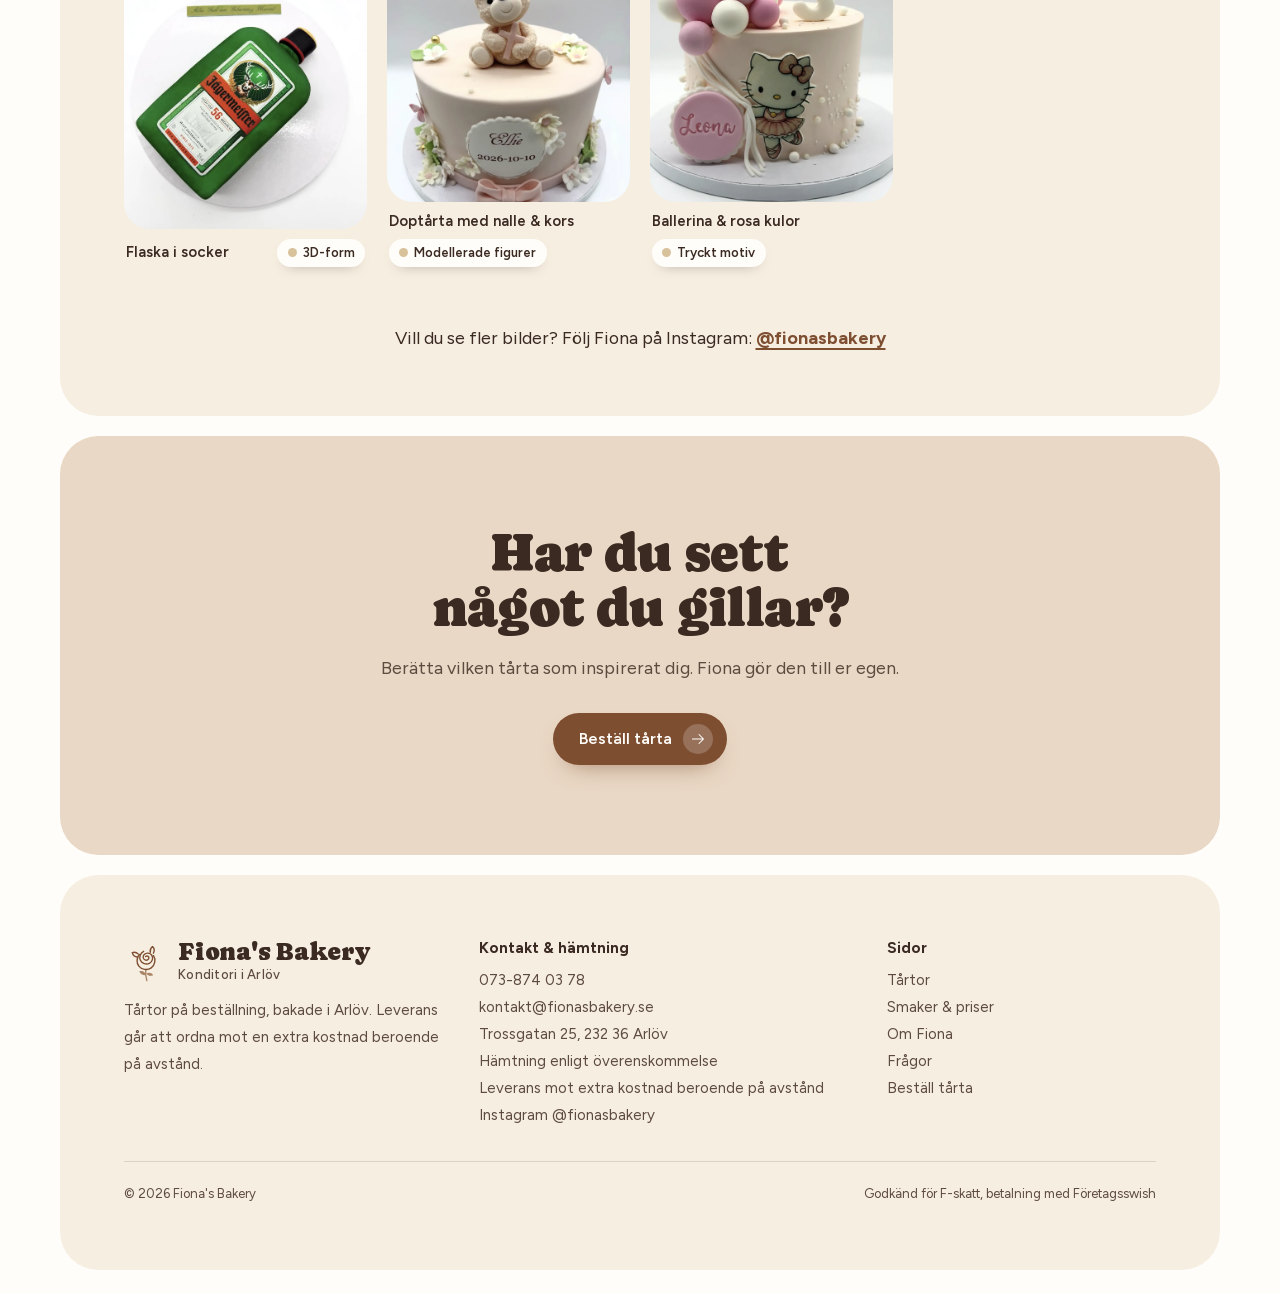
<file: site/tartor.html>
<!doctype html>
<html lang="sv">
<head>
<meta charset="utf-8">
<meta name="viewport" content="width=device-width, initial-scale=1, viewport-fit=cover">
<title>Bröllopstårtor, barntårtor & studenttårtor | Fiona's Bakery</title>
<meta name="description" content="Bilder på bröllopstårtor med sockerblommor, barntårtor med figurer, studenttårtor och bakelser från Fiona's Bakery i Arlöv.">
<link rel="canonical" href="https://fionasbakery.se/tartor.html">
<meta property="og:type" content="website">
<meta property="og:locale" content="sv_SE">
<meta property="og:site_name" content="Fiona's Bakery">
<meta property="og:title" content="Bröllopstårtor, barntårtor & studenttårtor | Fiona's Bakery">
<meta property="og:description" content="Bilder på bröllopstårtor med sockerblommor, barntårtor med figurer, studenttårtor och bakelser från Fiona's Bakery i Arlöv.">
<meta property="og:image" content="https://fionasbakery.se/img/39.jpg">
<meta name="theme-color" content="#F6EEE1">
<link rel="icon" href="data:image/svg+xml,%3Csvg xmlns='http://www.w3.org/2000/svg' viewBox='0 0 64 64'%3E%3Ccircle cx='32' cy='30' r='26' fill='%23F8D8DC'/%3E%3Cpath d='M31.5 25.5c1.8-1.6 4.6-.6 4.7 1.8.1 2.6-3 4.2-5.6 3.2-3.2-1.2-3.6-5.6-1.2-8 3-3 8.4-2.6 10.8.8 2.8 4 1.2 9.8-3.2 12-4.8 2.4-11 .4-13.2-4.4-2.2-4.8 0-10.6 4.8-13M22.4 22.6c-4.2 4.6-4.6 12-.8 16.8 4.2 5.4 12.4 6.6 18 2.6 5.6-4 7-12 3.4-17.8' fill='none' stroke='%23B22A47' stroke-width='3' stroke-linecap='round'/%3E%3C/svg%3E">
<link rel="preload" href="fonts/caprasimo.woff2" as="font" type="font/woff2" crossorigin>
<link rel="stylesheet" href="css/style.css?v=d1317c18">

</head>
<body>
<a class="skip" href="#main">Hoppa till innehållet</a>
<header class="site-head">
  <div class="wrap head-row">
    <a class="brand" href="index.html" aria-label="Fiona's Bakery, startsida"><svg class="rose-mark" viewBox="0 0 64 64" aria-hidden="true">
  <circle class="bloom" cx="31" cy="29" r="16"/>
  <path class="stem" d="M31.6 44.2c-.4 5.6.2 11.2 1.6 16.4"/>
  <path class="leaf" d="M32.2 52.6c-4.8.4-8.6-2-10-5.8 4.4-1.4 8.6.6 10 5.8zM32.6 50c3.8-1.6 7.8-.6 9.8 2.6-3.6 2-7.8 1-9.8-2.6z"/>
  <path class="petal" d="M31.5 25.5c1.8-1.6 4.6-.6 4.7 1.8.1 2.6-3 4.2-5.6 3.2-3.2-1.2-3.6-5.6-1.2-8 3-3 8.4-2.6 10.8.8 2.8 4 1.2 9.8-3.2 12-4.8 2.4-11 .4-13.2-4.4-2.2-4.8 0-10.6 4.8-13"/>
  <path class="petal" d="M22.4 22.6c-4.2 4.6-4.6 12-.8 16.8 4.2 5.4 12.4 6.6 18 2.6 5.6-4 7-12 3.4-17.8"/>
  <path class="petal" d="M42.8 20.6c1.8-3.6 1-7.4-1.4-9.6-2.6 2.2-3.8 5.4-3.2 8.6M19.6 26.2c-3.8-.4-6.8-3-7.6-6.4 3.2-1 6.6-.2 8.8 2.2"/>
</svg><span><b>Fiona's Bakery</b><small>Konditori i Arlöv</small></span></a>
    <button class="menu-btn" id="menuBtn" aria-expanded="false" aria-controls="tabs"><svg class="icon" aria-hidden="true" focusable="false" xmlns="http://www.w3.org/2000/svg" viewBox="0 0 256 256" fill="currentColor"><path d="M224,128a8,8,0,0,1-8,8H40a8,8,0,0,1,0-16H216A8,8,0,0,1,224,128ZM40,72H216a8,8,0,0,0,0-16H40a8,8,0,0,0,0,16ZM216,184H40a8,8,0,0,0,0,16H216a8,8,0,0,0,0-16Z"/></svg> Meny</button>
    <nav aria-label="Huvudmeny"><ul class="tabs" id="tabs"><li class="c-rose"><a href="tartor.html" aria-current="page">Tårtor</a></li><li class="c-butter"><a href="smaker-priser.html">Smaker & priser</a></li><li class="c-pistachio"><a href="om-fiona.html">Om Fiona</a></li><li class="c-rose"><a href="fragor.html">Frågor</a></li><li class="c-rose"><a href="bestall.html" class="tab-order">Beställ tårta</a></li></ul></nav>
  </div>
</header>
<main id="main" tabindex="-1">

<div class="wrap page-head">
  <div class="slab" id="tartorHead" style="--c:var(--rose)">
    <div>
      <h1>Våra tårtor</h1>
      <p class="lede measure" style="margin-top:16px">Bröllopstårtor, barntårtor, studenttårtor och tårtor med handgjorda sockerblommor, bakade i Arlöv.</p>
    </div>
    <p class="num" id="count" aria-live="polite" style="font-weight:600;justify-self:end">79 tårtor</p>
    <ul class="pots filters" id="filters" aria-label="Visa tårtor för" style="grid-column:1/-1"></ul>
    <div class="grid" id="grid"></div>
    <p class="lede" style="grid-column:1/-1;margin-top:clamp(20px,3vw,32px);text-align:center">Vill du se fler bilder? Följ Fiona på Instagram: <a href="https://www.instagram.com/fionasbakery/" rel="noopener" target="_blank"><b>@fionasbakery</b></a></p>
  </div>
</div>
<section class="wrap close" aria-labelledby="t-close">
  <div class="slab c-pistachio">
    <h2 id="t-close">Har du sett något du gillar?</h2>
    <p class="lede">Berätta vilken tårta som inspirerat dig. Fiona gör den till er egen.</p>
    <div class="acts"><a class="btn btn-gel" href="bestall.html">Beställ tårta <span class="ico"><svg class="icon" aria-hidden="true" focusable="false" xmlns="http://www.w3.org/2000/svg" viewBox="0 0 256 256" fill="currentColor"><path d="M221.66,133.66l-72,72a8,8,0,0,1-11.32-11.32L196.69,136H40a8,8,0,0,1,0-16H196.69L138.34,61.66a8,8,0,0,1,11.32-11.32l72,72A8,8,0,0,1,221.66,133.66Z"/></svg></span></a></div>
  </div>
</section>
<div class="lb" id="lb" hidden role="dialog" aria-modal="true" aria-label="Bildvisning">
  <button class="ctl x" id="lbX" aria-label="Stäng"><svg class="icon" aria-hidden="true" focusable="false" xmlns="http://www.w3.org/2000/svg" viewBox="0 0 256 256" fill="currentColor"><path d="M205.66,194.34a8,8,0,0,1-11.32,11.32L128,139.31,61.66,205.66a8,8,0,0,1-11.32-11.32L116.69,128,50.34,61.66A8,8,0,0,1,61.66,50.34L128,116.69l66.34-66.35a8,8,0,0,1,11.32,11.32L139.31,128Z"/></svg></button>
  <button class="ctl prev" id="lbPrev" aria-label="Föregående tårta"><svg class="icon" aria-hidden="true" focusable="false" xmlns="http://www.w3.org/2000/svg" viewBox="0 0 256 256" fill="currentColor"><path d="M165.66,202.34a8,8,0,0,1-11.32,11.32l-80-80a8,8,0,0,1,0-11.32l80-80a8,8,0,0,1,11.32,11.32L91.31,128Z"/></svg></button>
  <figure><img id="lbImg" src="img/39.webp" width="1280" height="1600" alt=""><figcaption id="lbCap"></figcaption></figure>
  <button class="ctl next" id="lbNext" aria-label="Nästa tårta"><svg class="icon" aria-hidden="true" focusable="false" xmlns="http://www.w3.org/2000/svg" viewBox="0 0 256 256" fill="currentColor"><path d="M181.66,133.66l-80,80a8,8,0,0,1-11.32-11.32L164.69,128,90.34,53.66a8,8,0,0,1,11.32-11.32l80,80A8,8,0,0,1,181.66,133.66Z"/></svg></button>
</div>

</main>
<footer class="wrap site-foot">
  <div class="slab">
    <div>
      <a class="brand" href="index.html"><svg class="rose-mark" viewBox="0 0 64 64" aria-hidden="true">
  <circle class="bloom" cx="31" cy="29" r="16"/>
  <path class="stem" d="M31.6 44.2c-.4 5.6.2 11.2 1.6 16.4"/>
  <path class="leaf" d="M32.2 52.6c-4.8.4-8.6-2-10-5.8 4.4-1.4 8.6.6 10 5.8zM32.6 50c3.8-1.6 7.8-.6 9.8 2.6-3.6 2-7.8 1-9.8-2.6z"/>
  <path class="petal" d="M31.5 25.5c1.8-1.6 4.6-.6 4.7 1.8.1 2.6-3 4.2-5.6 3.2-3.2-1.2-3.6-5.6-1.2-8 3-3 8.4-2.6 10.8.8 2.8 4 1.2 9.8-3.2 12-4.8 2.4-11 .4-13.2-4.4-2.2-4.8 0-10.6 4.8-13"/>
  <path class="petal" d="M22.4 22.6c-4.2 4.6-4.6 12-.8 16.8 4.2 5.4 12.4 6.6 18 2.6 5.6-4 7-12 3.4-17.8"/>
  <path class="petal" d="M42.8 20.6c1.8-3.6 1-7.4-1.4-9.6-2.6 2.2-3.8 5.4-3.2 8.6M19.6 26.2c-3.8-.4-6.8-3-7.6-6.4 3.2-1 6.6-.2 8.8 2.2"/>
</svg><span><b>Fiona's Bakery</b><small>Konditori i Arlöv</small></span></a>
      <p style="margin-top:14px;max-width:26em">Tårtor på beställning, bakade i Arlöv. Leverans går att ordna mot en extra kostnad beroende på avstånd.</p>
    </div>
    <div><h2>Kontakt &amp; hämtning</h2><p><a href="tel:+46738740378">073-874 03 78</a><br><a href="mailto:kontakt@fionasbakery.se">kontakt@fionasbakery.se</a><br>Trossgatan 25, 232 36 Arlöv<br>Hämtning enligt överenskommelse<br>Leverans mot extra kostnad beroende på avstånd<br><a href="https://www.instagram.com/fionasbakery/" rel="noopener" target="_blank">Instagram @fionasbakery</a></p></div>
    <div><h2>Sidor</h2><p><a href="tartor.html">Tårtor</a><br><a href="smaker-priser.html">Smaker & priser</a><br><a href="om-fiona.html">Om Fiona</a><br><a href="fragor.html">Frågor</a><br><a href="bestall.html">Beställ tårta</a></p></div>
    <p class="fine"><span>© 2026 Fiona's Bakery</span><span>Godkänd för F-skatt, betalning med Företagsswish</span></p>
  </div>
</footer>
<script src="js/main.js?v=3b0f4ccd" defer></script>
</body>
</html>
</file>
<file: site/css/style.css>
/* Fiona's Bakery: sugarpaste world.
   Grounds are rolled paste slabs; type and actions are deep gel colour. */
@font-face{font-family:"Caprasimo";src:url(../fonts/caprasimo.woff2) format("woff2");font-weight:400;font-style:normal;font-display:swap}
@font-face{font-family:"Figtree";src:url(../fonts/figtree.woff2) format("woff2");font-weight:400 700;font-style:normal;font-display:swap}
@font-face{font-family:"Figtree";src:url(../fonts/figtree-italic.woff2) format("woff2");font-weight:400;font-style:italic;font-display:swap}
:root{
  color-scheme:light;
  /* paste slabs */
  --sugar:#FFFDF9;
  --rose:#F6EEE1;
  --butter:#FBF6EE;
  --pistachio:#E9D8C5;
  /* gel rings (a deeper drop of each paste) */
  --rose-gel:#CDB494;
  --butter-gel:#D8C29C;
  --pistachio-gel:#A98466;
  /* ink and action */
  --plum:#3B2A21;
  --plum-soft:#5E4B40;
  --berry:#7E4E31;
  --berry-deep:#613A23;
  --line:rgba(59,42,33,.14);
  --lift:0 22px 44px -26px rgba(59,42,33,.38), 0 3px 8px -4px rgba(59,42,33,.12);

  --display:"Caprasimo","Cooper Black","Georgia",serif;
  --text:"Figtree","Avenir Next","Segoe UI",system-ui,sans-serif;

  --r-slab:clamp(22px,3vw,40px);
  --r-inner:clamp(16px,2vw,26px);
  --gutter:clamp(16px,4vw,40px);
  --max:1240px;
  --ease:cubic-bezier(.16,1,.3,1);
  --tint:var(--rose);
  --tint-2:var(--pistachio);
  --fs-caption:.82rem;
  --fs-small:.94rem;
  --fs-subtitle:1.3rem;
  --r-field:14px;
  --r-layer:18px;
}
*,*::before,*::after{box-sizing:border-box}
[hidden]{display:none!important}
html{background:var(--sugar);scroll-behavior:smooth;scrollbar-color:var(--rose-gel) var(--sugar);-webkit-text-size-adjust:100%}
body{margin:0;background:var(--sugar);color:var(--plum);font:400 17px/1.65 var(--text);-webkit-font-smoothing:antialiased;caret-color:var(--berry)}
::selection{background:var(--rose);color:var(--plum)}
img{max-width:100%;height:auto;display:block}
a{color:var(--berry);text-underline-offset:.22em;text-decoration-thickness:1.5px}
a:hover{color:var(--berry-deep)}
:focus-visible{outline:2.5px solid var(--berry);outline-offset:3px;border-radius:6px}
h1,h2,h3{font-family:var(--display);font-weight:400;line-height:1.02;letter-spacing:-.015em;margin:0;text-wrap:balance;color:var(--plum)}
h1{font-size:clamp(2.6rem,6.2vw,5.4rem)}
h2{font-size:clamp(2rem,4.2vw,3.4rem)}
h3{font-size:clamp(1.35rem,2vw,1.7rem)}
p{margin:0;text-wrap:pretty}
.wrap{max-width:var(--max);margin-inline:auto;padding-inline:var(--gutter)}
.measure{max-width:36em}
.lede{font-size:clamp(1.06rem,1.4vw,1.2rem);color:var(--plum-soft)}
.num{font-variant-numeric:tabular-nums}
.icon{width:1.15em;height:1.15em;flex:none;fill:currentColor}
.sr{position:absolute;width:1px;height:1px;overflow:hidden;clip:rect(0 0 0 0);white-space:nowrap}

/* ---------- actions ---------- */
.btn{display:inline-flex;align-items:center;gap:.6em;font:600 1rem/1 var(--text);text-decoration:none;border-radius:999px;padding:1em 1.5em;border:2px solid transparent;cursor:pointer;transition:background-color .3s var(--ease),color .3s var(--ease),transform .3s var(--ease),box-shadow .3s var(--ease)}
.btn-gel{background:var(--berry);color:var(--sugar);box-shadow:0 12px 24px -14px rgba(126,78,49,.7)}
.btn-gel:hover{background:var(--berry-deep);color:var(--sugar);transform:translateY(-2px)}
.btn-line{background:transparent;color:var(--plum);border-color:var(--plum)}
.btn-line:hover{background:var(--plum);color:var(--sugar)}
.btn:disabled{opacity:.5;cursor:not-allowed;transform:none}
.btn .ico{display:grid;place-items:center;width:30px;height:30px;margin:-.45em -.8em -.45em .1em;border-radius:50%;background:rgba(255,253,249,.2);transition:transform .45s var(--ease),background-color .3s var(--ease)}
.btn .ico .icon{width:16px;height:16px}
.btn-line .ico{background:rgba(59,42,33,.08)}
.btn-line:hover .ico{background:rgba(255,253,249,.2)}
.btn:hover .ico{transform:translateX(2px) scale(1.06)}
.btn:active{transform:translateY(1px) scale(.98)}
.pot:active i{transform:scale(.94)}
.chip:active,.tabs a:active,.stepper button:active{transform:scale(.96)}
.go{display:inline-flex;align-items:center;gap:.45em;font-weight:600;text-decoration:none}
.go .ico{display:inline-grid}
.go:hover .ico{transform:translateX(3px)}
.go .ico{transition:transform .3s var(--ease)}

/* ---------- header ---------- */
.site-head{position:relative;z-index:30;padding-top:18px}
.head-row{display:flex;align-items:center;justify-content:space-between;gap:20px}
.brand{display:flex;align-items:center;gap:10px;text-decoration:none;color:var(--plum)}
.brand svg{width:44px;height:44px;flex:none}
.brand b{font:400 1.55rem/1 var(--display);letter-spacing:-.01em;display:block}
.brand small{display:block;font:500 var(--fs-caption)/1 var(--text);color:var(--plum-soft);margin-top:4px;letter-spacing:.02em}
.rose-mark .petal{fill:none;stroke:var(--berry);stroke-width:2;stroke-linecap:round;stroke-linejoin:round}
.rose-mark .leaf{fill:var(--pistachio-gel);stroke:none}
.rose-mark .stem{fill:none;stroke:var(--pistachio-gel);stroke-width:2;stroke-linecap:round}
.rose-mark .bloom{fill:var(--rose)}
.tabs{display:flex;align-items:center;gap:8px;list-style:none;margin:0;padding:0}
.tabs li{display:flex}
.tabs a{display:flex;align-items:center;min-height:44px;text-decoration:none;color:var(--plum);font-weight:500;font-size:var(--fs-small);line-height:1;padding:.8em 1.15em;border-radius:999px;background:var(--c,var(--sugar));transition:box-shadow .25s var(--ease),transform .25s var(--ease)}
.tabs a:hover{box-shadow:inset 0 0 0 2px var(--g);transform:translateY(-1px)}
.tabs a[aria-current="page"]{box-shadow:inset 0 0 0 2.5px var(--g);font-weight:700}
.tabs .tab-order{background:var(--berry);color:var(--sugar);font-weight:600}
.tabs .tab-order:hover{background:var(--berry-deep);box-shadow:none}
.tabs .tab-order[aria-current="page"]{background:var(--berry-deep);box-shadow:inset 0 0 0 2.5px var(--rose)}
.menu-btn{display:none;align-items:center;gap:8px;background:var(--sugar);border:0;box-shadow:var(--lift);border-radius:999px;padding:.75em 1.1em;font:600 var(--fs-small) var(--text);color:var(--plum);cursor:pointer}
@media (max-width:900px){
  .menu-btn{display:inline-flex}
  .tabs{display:none;position:absolute;left:var(--gutter);right:var(--gutter);top:calc(100% + 10px);flex-direction:column;align-items:stretch;border-radius:var(--r-slab);padding:12px;background:var(--sugar);box-shadow:var(--lift)}
  .tabs li{display:block}
  .tabs.open{display:flex}
  .tabs a{padding:.9em 1.1em;font-size:1.05rem}
}

/* ---------- slabs ---------- */
.slab{background:var(--c,var(--rose));border-radius:var(--r-slab);padding:clamp(24px,5vw,64px);position:relative}
.slab.lift{box-shadow:var(--lift)}
.c-rose{--c:var(--rose);--g:var(--rose-gel)}
.c-butter{--c:var(--butter);--g:var(--butter-gel)}
.c-pistachio{--c:var(--pistachio);--g:var(--pistachio-gel)}
.c-sugar{--c:var(--sugar);--g:var(--plum)}
section{margin-block:clamp(12px,1.6vw,20px)}
.seam-top{margin-top:clamp(12px,1.6vw,20px)}

/* ---------- colour pots ---------- */
.pots{display:flex;flex-wrap:wrap;gap:10px 18px;list-style:none;margin:0;padding:0}
.pot{display:flex;flex-direction:column;align-items:center;gap:8px;background:none;border:0;padding:4px;cursor:pointer;font:500 var(--fs-small)/1.25 var(--text);color:var(--plum);text-align:center;max-width:96px}
.pot i{display:block;width:48px;height:48px;border-radius:50%;background:var(--c);box-shadow:inset 0 0 0 5px var(--g),0 8px 16px -10px rgba(59,42,33,.5);transition:transform .35s var(--ease),box-shadow .35s var(--ease)}
.pot:hover i{transform:translateY(-3px)}
.pot[aria-pressed="true"] i,.pot input:checked+i{box-shadow:inset 0 0 0 5px var(--g),0 0 0 3px var(--sugar),0 0 0 5.5px var(--plum)}
.pot[aria-pressed="true"],.pot:has(input:checked){font-weight:700}
.pot input{position:absolute;opacity:0;pointer-events:none}
.pot:has(input:focus-visible) i{outline:2.5px solid var(--berry);outline-offset:6px}

/* ---------- tags ---------- */
.tag{display:inline-flex;align-items:center;gap:6px;background:var(--sugar);color:var(--plum);font:600 var(--fs-caption)/1 var(--text);padding:.55em .8em;border-radius:999px;box-shadow:0 6px 14px -10px rgba(59,42,33,.6)}
.tag::before{content:"";width:9px;height:9px;border-radius:50%;background:var(--g,var(--rose-gel))}

/* ---------- HOME: opening ---------- */
.opening{margin-top:clamp(20px,3vw,36px);display:grid;grid-template-columns:repeat(12,1fr);align-items:start}
.opening .words{grid-column:1 / span 8;min-width:0;grid-row:1;background:var(--tint);transition:background-color .7s var(--ease);padding:clamp(28px,5vw,64px);padding-right:calc(clamp(28px,4vw,56px) + 12%);padding-top:clamp(28px,4vw,52px);padding-bottom:clamp(24px,3vw,36px);min-height:100%}
.opening h1{margin-bottom:20px;font-size:clamp(2.5rem,5vw,4.4rem)}
.opening .lede{color:var(--plum)}
.opening .acts{display:flex;flex-wrap:wrap;gap:12px;margin-top:24px}
.opening .facts{display:flex;flex-wrap:wrap;gap:6px 22px;margin-top:26px;font-weight:500;font-size:var(--fs-small)}
.opening .facts span{display:inline-flex;align-items:center;gap:7px}
.opening .picker{margin-top:clamp(24px,3vw,36px);padding-top:18px;border-top:1.5px solid rgba(59,42,33,.14)}
.opening .picker h2{font:600 1rem/1.2 var(--text);letter-spacing:0;margin-bottom:14px}
.opening .photo{grid-column:7 / span 6;grid-row:1;margin-top:clamp(48px,7vw,96px);background:var(--tint-2);transition:background-color .7s var(--ease);padding:clamp(12px,1.6vw,20px);box-shadow:var(--lift);z-index:2}
.opening .photo .frame{position:relative;border-radius:var(--r-inner);overflow:hidden;aspect-ratio:4/5;background:var(--sugar)}
.opening .photo img{position:absolute;inset:0;width:100%;height:100%;object-fit:cover;transition:opacity .6s var(--ease),transform 1.2s var(--ease)}
.opening .photo img.out{opacity:0;transform:scale(1.03)}
.opening .photo .see{display:flex;justify-content:space-between;align-items:center;flex-wrap:wrap;gap:10px;padding:14px 4px 2px;font-weight:600}
@media (max-width:900px){
  .opening{grid-template-columns:minmax(0,1fr)}
  .opening .words{grid-column:1;padding-right:clamp(24px,5vw,64px);padding-bottom:120px}
  .opening .photo{grid-column:1;grid-row:2;margin:-96px 8% 0;max-width:520px;justify-self:center;width:84%}
}

/* ---------- HOME: range ---------- */
.range-slab{z-index:3;padding-bottom:0}
.range-head{display:grid;gap:18px;max-width:40rem;margin-bottom:clamp(32px,5vw,56px)}
.range{display:grid;grid-template-columns:repeat(4,minmax(0,1fr));align-items:start;margin-bottom:-72px}
.range figure{margin:0;position:relative}
.range figure:nth-child(1){z-index:1}
.range figure:nth-child(2){margin-top:72px;margin-left:-28px;z-index:2}
.range figure:nth-child(3){margin-top:18px;margin-left:-28px;z-index:3}
.range figure:nth-child(4){margin-top:96px;margin-left:-28px;z-index:4}
.range .slab{padding:14px;box-shadow:var(--lift)}
.range img{border-radius:var(--r-inner);aspect-ratio:3/4;object-fit:cover;width:100%}
.range figcaption{padding:14px 6px 4px;font-weight:600;font-size:var(--fs-small);background:var(--c);border-radius:0 0 var(--r-inner) var(--r-inner)}
.range figure .slab{border-radius:var(--r-slab) var(--r-slab) 0 0}
.range figcaption span{display:block;font-weight:400;color:var(--plum-soft);font-size:var(--fs-small)}
@media (max-width:900px){
  .range-head{grid-template-columns:minmax(0,1fr)}
  .range{grid-template-columns:1fr 1fr;gap:16px}
  .range figure:nth-child(n){margin:0}
  .range figure:nth-child(even){margin-top:40px}
}

/* ---------- HOME: slice calculator ---------- */
.calc{display:grid;grid-template-columns:.9fr 1.1fr;gap:clamp(28px,5vw,72px);align-items:start;padding-top:calc(clamp(24px,5vw,64px) + 72px);z-index:2}
.calc .meter{display:grid;gap:18px;margin-bottom:calc(-1 * clamp(96px,10vw,140px))}
.calc label{font-weight:600}
.big{font:400 clamp(3.4rem,9vw,6rem)/.95 var(--display);letter-spacing:-.02em;font-variant-numeric:tabular-nums}
.big small{font:600 1rem var(--text);letter-spacing:0;margin-left:.3em;color:var(--plum-soft)}
.calc .per{color:var(--plum-soft)}
input[type=range]{-webkit-appearance:none;appearance:none;width:100%;height:14px;border-radius:999px;background:linear-gradient(to right,var(--butter-gel) var(--p,25%),rgba(59,42,33,.12) var(--p,25%));outline-offset:6px}
input[type=range]::-webkit-slider-thumb{-webkit-appearance:none;width:32px;height:32px;border-radius:50%;background:var(--sugar);box-shadow:inset 0 0 0 7px var(--berry),0 6px 14px -6px rgba(59,42,33,.6);cursor:grab}
input[type=range]::-moz-range-thumb{width:32px;height:32px;border:0;border-radius:50%;background:var(--sugar);box-shadow:inset 0 0 0 7px var(--berry),0 6px 14px -6px rgba(59,42,33,.6);cursor:grab}
.calc .meter .scale{display:flex;justify-content:space-between;font-size:var(--fs-caption);color:var(--plum-soft)}
@media (max-width:900px){.calc{grid-template-columns:minmax(0,1fr)}}

/* ---------- HOME: Fiona ---------- */
.meet{display:grid;grid-template-columns:repeat(12,minmax(0,1fr));align-items:start}
.meet .words{grid-column:5 / span 8;grid-row:1;padding-left:calc(clamp(24px,5vw,64px) + 10%);padding-top:calc(clamp(24px,5vw,64px) + clamp(96px,10vw,140px) - 40px)}
.meet .words p+p{margin-top:1em}
.meet .words h2{margin-bottom:20px}
.meet .photo{grid-column:1 / span 5;margin-top:calc(clamp(96px,10vw,140px) + 24px);grid-row:1;z-index:2;background:var(--c);padding:14px;box-shadow:var(--lift)}
.meet .photo img{border-radius:var(--r-inner);aspect-ratio:1;object-fit:cover;width:100%}
.meet .go{margin-top:22px}
@media (max-width:900px){.calc{padding-top:calc(clamp(24px,5vw,64px) + 64px)}.calc .meter{margin-bottom:-64px}.meet{grid-template-columns:minmax(0,1fr)}.meet .words{grid-column:1;padding-left:clamp(24px,5vw,64px);padding-top:calc(clamp(24px,5vw,64px) + 64px);padding-bottom:110px}.meet .photo{grid-column:1;grid-row:2;margin:-90px auto 0;width:72%;max-width:360px}}

/* ---------- close ---------- */
.close{text-align:center}
.close .slab{padding-block:clamp(48px,7vw,96px)}
.close h2{max-width:14ch;margin-inline:auto}
.close p{margin:18px auto 0;max-width:34em}
.close .acts{display:flex;justify-content:center;flex-wrap:wrap;gap:12px;margin-top:30px}

/* ---------- inner page head ---------- */
.page-head{margin-top:clamp(20px,3vw,36px)}
.page-head .slab{display:grid;grid-template-columns:1.2fr .8fr;gap:24px 48px;align-items:end;transition:background-color .7s var(--ease)}
.page-head .lede{color:var(--plum)}
@media (max-width:900px){.page-head .slab{grid-template-columns:minmax(0,1fr)}}

/* ---------- gallery ---------- */
.filters{margin-top:28px}
.grid{grid-column:1 / -1;display:grid;grid-template-columns:repeat(auto-fill,minmax(min(100%,230px),1fr));grid-auto-flow:dense;gap:clamp(12px,1.6vw,20px);margin-top:clamp(28px,4vw,48px)}
.tile{margin:0;display:flex;flex-direction:column;gap:10px;min-width:0}
.tile .frame{position:relative;aspect-ratio:1;border-radius:var(--r-inner);overflow:hidden;background:var(--c);flex:1 0 auto}
.tile.wide .frame{aspect-ratio:auto;min-height:0}
.tile.wide{grid-column:span 2;grid-row:span 2}
.tile button{all:unset;position:absolute;inset:0;cursor:zoom-in}
.tile button{z-index:1}
.tile button:focus-visible{outline:3px solid var(--berry);outline-offset:-3px;border-radius:var(--r-inner)}
.tile img{width:100%;height:100%;object-fit:cover;transition:transform .9s var(--ease)}
.tile:hover img{transform:scale(1.04)}
.tile figcaption{display:flex;justify-content:space-between;align-items:center;gap:8px;flex-wrap:wrap;padding-inline:2px}
.tile .name{font:600 var(--fs-small)/1.3 var(--text)}
@media (max-width:600px){.tile.wide{grid-column:span 1;grid-row:span 1}.tile.wide .frame{aspect-ratio:1}}
.empty{padding:40px;text-align:center;color:var(--plum-soft)}

/* lightbox */
.lb{position:fixed;inset:0;z-index:60;background:rgba(255,253,249,.96);display:grid;grid-template-columns:72px 1fr 72px;align-items:center;padding:calc(env(safe-area-inset-top,0px) + 64px) 8px calc(env(safe-area-inset-bottom,0px) + 24px)}
.lb figure{margin:0;height:100%;min-height:0;display:flex;flex-direction:column;align-items:center;justify-content:center;gap:16px}
.lb img{max-height:calc(100% - 56px);max-width:100%;object-fit:contain;border-radius:var(--r-inner);box-shadow:var(--lift)}
.lb figcaption{display:flex;flex-wrap:wrap;gap:8px;justify-content:center;align-items:center;font-weight:600}
.lb .ctl{width:52px;height:52px;border-radius:50%;border:0;background:var(--sugar);box-shadow:var(--lift);color:var(--plum);display:grid;place-items:center;cursor:pointer;justify-self:center}
.lb .ctl:hover{background:var(--rose)}
.lb .ctl .icon{width:22px;height:22px}
.lb .x{position:absolute;top:calc(env(safe-area-inset-top,0px) + 12px);right:16px}
@media (max-width:640px){.lb{grid-template-columns:minmax(0,1fr)}.lb .prev,.lb .next{position:absolute;bottom:calc(env(safe-area-inset-bottom,0px) + 16px)}.lb .prev{left:20px}.lb .next{right:20px}.lb img{max-height:calc(100% - 130px)}}

/* ---------- flavours ---------- */
.builder{display:grid;grid-template-columns:.85fr 1.15fr;gap:clamp(28px,5vw,72px);align-items:start}
.section-cake{position:sticky;top:24px}
.layers{display:grid;gap:0;padding:28px 22px 0}
.layer{border-radius:var(--r-layer);padding:16px 20px;display:flex;justify-content:space-between;align-items:baseline;gap:12px;font-weight:600;box-shadow:0 10px 20px -16px rgba(59,42,33,.55);transition:background-color .5s var(--ease)}
.layer + .layer{margin-top:-6px}
.layer small{font-weight:500;color:var(--plum-soft)}
.layer.top{background:var(--sugar);border-radius:var(--r-layer) var(--r-layer) 10px 10px}
.layer.m2{background:var(--pistachio)}
.layer.sp{background:var(--butter)}
.layer.m1{background:var(--rose)}
.plate{height:16px;margin:0 -12px;border-radius:999px;background:var(--sugar);box-shadow:var(--lift)}
.section-cake p{margin-top:22px;color:var(--plum-soft);font-size:var(--fs-small)}
.choose{display:grid;gap:clamp(28px,4vw,40px)}
.choose h3{margin-bottom:14px}
.chips{display:flex;flex-wrap:wrap;gap:8px}
.chip{min-height:44px;border:0;background:var(--sugar);box-shadow:inset 0 0 0 1.5px var(--line);color:var(--plum);font:500 var(--fs-small) var(--text);padding:.65em 1em;border-radius:999px;cursor:pointer;transition:background-color .25s var(--ease),box-shadow .25s var(--ease)}
.chip:hover{box-shadow:inset 0 0 0 1.5px var(--plum)}
.chip[aria-pressed="true"]{background:var(--plum);color:var(--sugar);box-shadow:none}
.chip small{color:inherit;opacity:.75;margin-left:4px}
.price-row{--c:var(--sugar)}
.price-rows{display:grid;gap:12px;margin-top:24px}
.price-row{display:grid;grid-template-columns:1fr auto;gap:6px 24px;align-items:baseline;padding:20px 24px;border-radius:var(--r-inner);background:var(--c)}
.price-row h3{font-size:var(--fs-subtitle)}
.price-row p{grid-column:1;color:var(--plum-soft);font-size:var(--fs-small)}
.price-row .amt{grid-row:1 / span 2;grid-column:2;text-align:right;font:400 clamp(1.5rem,2.6vw,2.1rem)/1 var(--display);font-variant-numeric:tabular-nums;white-space:nowrap}
.price-row .amt small{display:block;font:500 var(--fs-caption) var(--text);color:var(--plum-soft);margin-top:6px}
@media (max-width:900px){.builder{grid-template-columns:minmax(0,1fr)}.section-cake{position:static;max-width:420px}}
@media (max-width:520px){.price-row{grid-template-columns:minmax(0,1fr)}.price-row .amt{grid-row:auto;grid-column:1;text-align:left}}

/* ---------- about ---------- */
.about{display:grid;grid-template-columns:1fr 1fr;gap:clamp(28px,5vw,72px);align-items:start}
.about .pics{display:grid;grid-template-columns:1.2fr .8fr;gap:14px;align-items:end}
.about .pics img{border-radius:var(--r-inner);object-fit:cover;width:100%}
.about .pics img:first-child{aspect-ratio:4/5}
.about .pics img:last-child{aspect-ratio:3/4;margin-bottom:-36px;box-shadow:var(--lift)}
.about .text p+p{margin-top:1em}
.steps{list-style:none;padding:0;margin:28px 0 0;display:grid;grid-template-columns:repeat(4,1fr);gap:16px}
.steps li{border-radius:var(--r-inner);background:var(--sugar);padding:24px}
.steps .n{display:grid;place-items:center;width:44px;height:44px;border-radius:50%;background:var(--sugar);box-shadow:inset 0 0 0 5px var(--g);font:400 var(--fs-subtitle) var(--display);margin-bottom:16px}
.steps h3{font-size:var(--fs-subtitle);margin-bottom:8px}
.steps p{font-size:var(--fs-small);color:var(--plum-soft)}
@media (max-width:900px){.about{grid-template-columns:minmax(0,1fr)}.about .pics img:last-child{margin-bottom:0}.steps{grid-template-columns:1fr 1fr}}
@media (max-width:520px){.steps{grid-template-columns:minmax(0,1fr)}}

/* ---------- faq ---------- */
.faq{display:grid;gap:10px;max-width:860px;margin-inline:auto}
.faq details{border-radius:var(--r-inner);background:var(--sugar);box-shadow:inset 0 0 0 1.5px var(--line);transition:background-color .3s var(--ease)}
.faq details[open]{background:var(--c);box-shadow:none}
.faq summary{list-style:none;cursor:pointer;padding:20px 60px 20px 24px;position:relative;font:400 clamp(1.15rem,1.8vw,1.35rem)/1.3 var(--display)}
.faq summary::-webkit-details-marker{display:none}
.faq summary::after{content:"";position:absolute;right:22px;top:50%;width:26px;height:26px;margin-top:-13px;border-radius:50%;background:var(--sugar) center/12px no-repeat url("data:image/svg+xml,%3Csvg xmlns='http://www.w3.org/2000/svg' viewBox='0 0 12 12'%3E%3Cpath d='M6 1v10M1 6h10' stroke='%232E2446' stroke-width='1.8' stroke-linecap='round'/%3E%3C/svg%3E");box-shadow:inset 0 0 0 1.5px var(--line);transition:transform .35s var(--ease)}
.faq details[open] summary::after{transform:rotate(45deg)}
.faq details p{padding:0 24px 22px;max-width:40em}

/* ---------- order ---------- */
.order{display:grid;grid-template-columns:1.3fr .7fr;gap:clamp(20px,3vw,32px);align-items:start;margin-top:clamp(20px,3vw,36px)}
.order-card{background:var(--tint);transition:background-color .7s var(--ease)}
.order-card h1{margin-bottom:12px}
.order-card>.lede{color:var(--plum);margin-bottom:clamp(24px,3vw,36px)}
.fs{border:0;margin:0 0 clamp(24px,3vw,32px);padding:0;min-width:0}
.fs legend,.lbl{font-weight:700;font-size:1rem;margin-bottom:12px;padding:0;display:block}
.fs legend small,.lbl small{font-weight:400;color:var(--plum-soft)}
.row2{display:grid;grid-template-columns:1fr 1fr;gap:16px}
.field{display:grid;gap:8px;align-content:start;min-width:0}
.field input,.field select,.field textarea{width:100%;min-width:0;font:500 1rem var(--text);color:var(--plum);background:var(--sugar);border:0;border-radius:var(--r-field);padding:.9em 1em;box-shadow:inset 0 0 0 1.5px rgba(59,42,33,.12);transition:box-shadow .2s}
.field input:hover,.field select:hover,.field textarea:hover{box-shadow:inset 0 0 0 1.5px rgba(59,42,33,.3)}
.field input:focus,.field select:focus,.field textarea:focus{outline:none;box-shadow:inset 0 0 0 2px var(--berry),0 0 0 4px rgba(126,78,49,.15)}
.field input::placeholder,.field textarea::placeholder{color:#7C6C62}
.field textarea{min-height:140px;resize:vertical;line-height:1.55}
.field[aria-invalid="true"] input,.field[aria-invalid="true"] select,.field[aria-invalid="true"] textarea,.field.bad input,.field.bad textarea{box-shadow:inset 0 0 0 2px var(--berry)}
.err{color:var(--berry-deep);font-size:var(--fs-small);font-weight:600}
.err:empty{display:none}
.servings{display:grid;grid-template-columns:auto 1fr;gap:12px 20px;align-items:center}
.stepper{display:inline-flex;align-items:center;background:var(--sugar);border-radius:999px;box-shadow:inset 0 0 0 1.5px rgba(59,42,33,.12);padding:4px}
.stepper button{width:44px;height:44px;border-radius:50%;border:0;background:transparent;color:var(--plum);cursor:pointer;display:grid;place-items:center}
.stepper button:hover{background:var(--rose)}
.stepper input{width:3.6em;text-align:center;border:0;background:transparent;font:400 1.5rem var(--display);color:var(--plum);font-variant-numeric:tabular-nums;-moz-appearance:textfield;padding:0}
.stepper input::-webkit-inner-spin-button,.stepper input::-webkit-outer-spin-button{-webkit-appearance:none}
.stepper input:focus{outline:none}
.stepper:focus-within{box-shadow:inset 0 0 0 2px var(--berry)}
.toggle{display:flex;gap:14px;align-items:center;cursor:pointer;font-weight:500}
.toggle input{position:absolute;opacity:0}
.toggle i{flex:none;width:52px;height:30px;border-radius:999px;background:rgba(59,42,33,.18);position:relative;transition:background-color .3s var(--ease)}
.toggle i::after{content:"";position:absolute;top:3px;left:3px;width:24px;height:24px;border-radius:50%;background:var(--sugar);box-shadow:0 2px 6px rgba(59,42,33,.3);transition:transform .3s var(--ease)}
.toggle input:checked+i{background:var(--berry)}
.toggle input:checked+i::after{transform:translateX(22px)}
.toggle input:focus-visible+i{outline:2.5px solid var(--berry);outline-offset:3px}
.band{display:flex;gap:12px;align-items:flex-start;margin-top:12px;padding:14px 16px;border-radius:var(--r-field);background:var(--sugar);font-size:var(--fs-small);font-weight:500}
.band .icon{width:20px;height:20px;margin-top:2px;color:var(--plum-soft)}
.band.warn{background:var(--berry);color:var(--sugar)}
.band.warn .icon{color:var(--sugar)}
.band.ok{background:rgba(255,253,249,.7)}
.submit-row{display:flex;flex-wrap:wrap;align-items:center;gap:16px 24px;margin-top:8px}
.submit-row p{color:var(--plum-soft);font-size:var(--fs-small);max-width:26em}
.errors{margin-top:18px;padding:16px 18px;border-radius:var(--r-field);background:var(--sugar);color:var(--berry-deep);font-weight:600}
.errors ul{margin:6px 0 0;padding-left:1.2em;font-weight:500}
.summary{position:sticky;top:24px;display:grid;gap:14px}
.summary .slab{padding:clamp(22px,3vw,32px)}
.summary .big{font-size:clamp(3rem,6vw,4.6rem)}
.summary dl{display:grid;grid-template-columns:auto 1fr;gap:8px 14px;margin:18px 0 0;font-size:var(--fs-small)}
.summary dt{color:var(--plum-soft)}
.summary dd{margin:0;font-weight:600;text-align:right}
.summary .contact{font-size:var(--fs-small);display:grid;gap:4px}
.summary .contact strong{font:400 var(--fs-subtitle) var(--display)}
.result{margin-top:clamp(20px,3vw,32px)}
.result h2{font-size:clamp(1.35rem,2vw,1.7rem)}
.result p{margin-top:8px;color:var(--plum-soft)}
.result pre{white-space:pre-wrap;font:500 var(--fs-small)/1.65 var(--text);color:var(--plum);background:var(--sugar);border-radius:var(--r-field);padding:20px;margin:18px 0;max-height:360px;overflow:auto}
.result .acts{display:flex;flex-wrap:wrap;gap:12px;align-items:center}
.status{font-weight:600;font-size:var(--fs-small)}
@media (max-width:980px){.order{grid-template-columns:minmax(0,1fr)}.summary{position:static}}
@media (max-width:560px){.row2{grid-template-columns:minmax(0,1fr)}.servings{grid-template-columns:minmax(0,1fr)}}

/* ---------- footer ---------- */
.site-foot{margin-top:clamp(12px,1.6vw,20px);padding-bottom:24px}
.site-foot .slab{--c:var(--rose);color:var(--plum);display:grid;grid-template-columns:1.2fr 1.4fr 1fr;gap:32px}
.site-foot .brand{color:var(--plum)}
.site-foot .brand small{color:var(--plum-soft)}
.site-foot h2{font:700 var(--fs-small) var(--text);letter-spacing:0;color:var(--plum);margin-bottom:10px}
.site-foot p,.site-foot a{color:var(--plum-soft);font-size:var(--fs-small);line-height:1.8}
.site-foot a{text-decoration:none}
.site-foot a:hover{color:var(--berry);text-decoration:underline}
.site-foot .fine{grid-column:1 / -1;border-top:1px solid var(--line);padding-top:20px;font-size:var(--fs-caption);color:var(--plum-soft);display:flex;justify-content:space-between;flex-wrap:wrap;gap:8px}
@media (max-width:900px){.site-foot .slab{grid-template-columns:1fr 1fr}}
@media (max-width:520px){.site-foot .slab{grid-template-columns:minmax(0,1fr)}}

@media (prefers-reduced-motion:reduce){*,*::before,*::after{transition:none!important;animation:none!important}html{scroll-behavior:auto}}

/* ---------- phone refinements ---------- */
.brand b{white-space:nowrap}
@media (max-width:600px){
  .brand svg{width:38px;height:38px}
  .brand b{font-size:var(--fs-subtitle)}
  .pots{display:grid;grid-template-columns:repeat(auto-fill,minmax(74px,1fr));gap:14px 10px}
  .pot{max-width:none;font-size:var(--fs-caption);hyphens:auto;overflow-wrap:anywhere;padding-inline:0}
  .pot i{width:42px;height:42px;box-shadow:inset 0 0 0 4px var(--g),0 8px 16px -10px rgba(59,42,33,.5)}
  .grid{grid-template-columns:repeat(2,minmax(0,1fr));gap:10px}
  .tile .name{display:none}
  .tile .tag{font-size:var(--fs-caption);padding:.45em .6em}
  #count{justify-self:start!important}
  .opening .acts .btn{flex:1 1 auto;justify-content:center}
}

/* mobile estimate bar on the order page */
.mbar{display:none}
@media (max-width:980px){
  .mbar{display:flex;position:fixed;left:0;right:0;bottom:0;z-index:40;justify-content:space-between;align-items:center;gap:12px;padding:12px var(--gutter) calc(12px + env(safe-area-inset-bottom,0px));background:var(--butter);box-shadow:0 -12px 30px -18px rgba(59,42,33,.45);border-radius:var(--r-inner) var(--r-inner) 0 0}
  .mbar span{font-weight:600;font-size:var(--fs-small)}
  .mbar b{font:400 1.6rem/1 var(--display);font-variant-numeric:tabular-nums}
  .order-page{padding-bottom:84px}
}

/* entry: slabs below the fold rise in once, from a near-visible state */
.rise{opacity:.001;transform:translateY(28px)}
.rise.in{opacity:1;transform:none;transition:opacity .9s var(--ease),transform 1s var(--ease)}
.skip{position:absolute;left:var(--gutter);top:-60px;z-index:70;background:var(--plum);color:var(--sugar);padding:.8em 1.2em;border-radius:999px;font-weight:600;text-decoration:none}
.skip:focus,.skip:hover{top:12px;color:var(--sugar)}
main:focus{outline:none}
.fine-note{margin-top:14px;font-size:var(--fs-caption);color:var(--plum-soft)}
</file>
